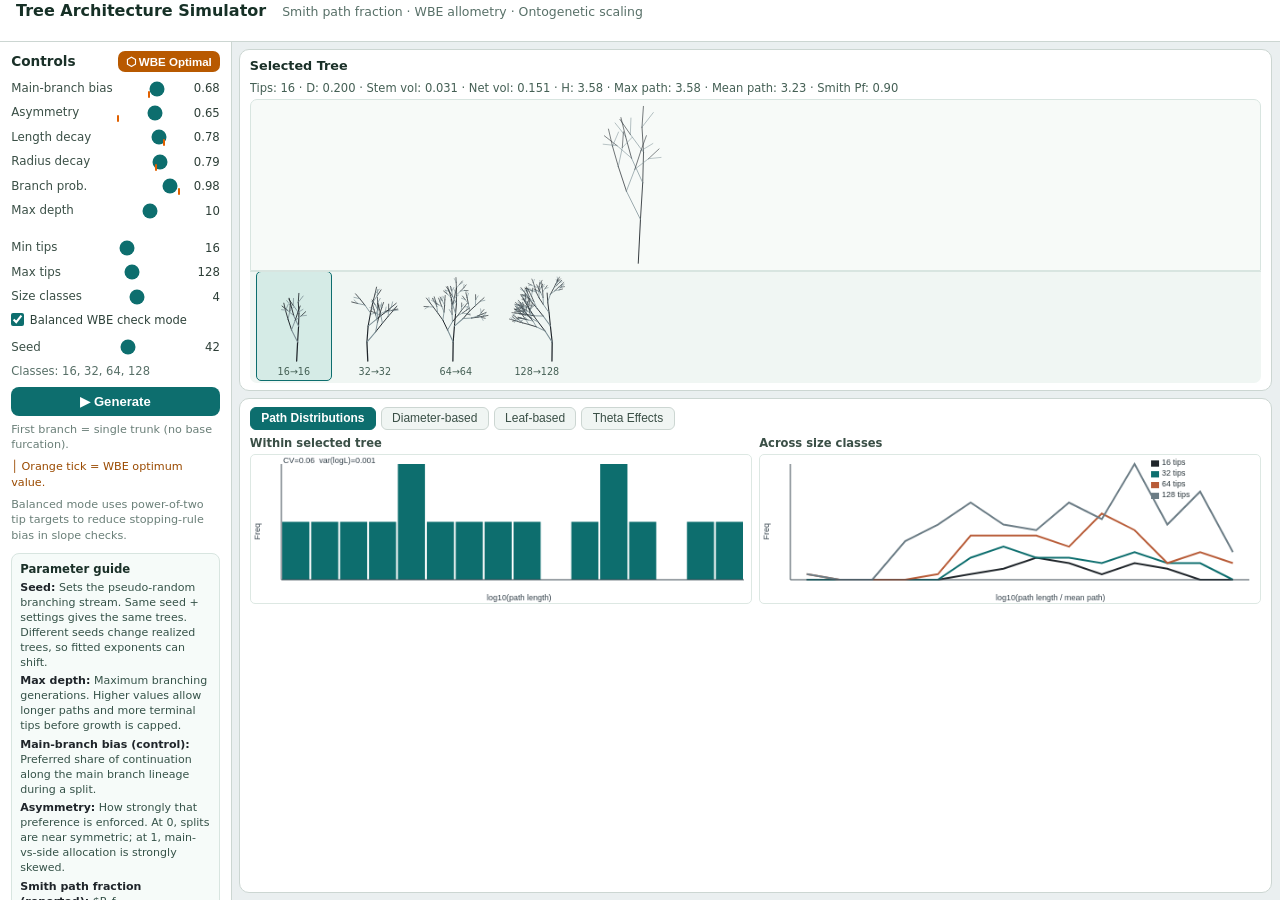
<file: js-tree-simulator/index.html>
<!doctype html>
<html lang="en">
<head>
  <meta charset="utf-8">
  <meta name="viewport" content="width=device-width, initial-scale=1">
  <title>Tree Architecture Simulator</title>
  <link rel="stylesheet" href="styles.css">
</head>
<body>
  <header class="hero">
    <h1>Tree Architecture Simulator</h1>
    <span class="hero-sub">Smith path fraction · WBE allometry · Ontogenetic scaling</span>
  </header>

  <div class="app-layout">

    <!-- ── Left sidebar: controls ── -->
    <aside class="controls" aria-label="Simulation controls">

      <div class="ctrl-header">
        <span class="ctrl-title">Controls</span>
        <button id="wbeSnapBtn" class="wbe-btn" type="button">⬡ WBE Optimal</button>
      </div>

      <!-- Branching geometry -->
      <div class="slider-group">

        <div class="slider-row">
          <label for="pathFraction">Main-branch bias</label>
          <div class="slider-wrap" data-wbe="0.5" data-min="0" data-max="1">
            <input id="pathFraction" type="range" min="0" max="1" step="0.01" value="0.68">
            <div class="wbe-tick" title="WBE optimum: 0.50 (symmetric allocation)"></div>
          </div>
          <output id="pathFractionValue">0.68</output>
        </div>

        <div class="slider-row">
          <label for="asymStrength">Asymmetry</label>
          <div class="slider-wrap" data-wbe="0" data-min="0" data-max="1">
            <input id="asymStrength" type="range" min="0" max="1" step="0.01" value="0.65">
            <div class="wbe-tick" title="WBE optimum: 0.00 (symmetric)"></div>
          </div>
          <output id="asymStrengthValue">0.65</output>
        </div>

        <div class="slider-row">
          <label for="lengthDecay">Length decay</label>
          <div class="slider-wrap" data-wbe="0.794" data-min="0.3" data-max="0.95">
            <input id="lengthDecay" type="range" min="0.3" max="0.95" step="0.01" value="0.78">
            <div class="wbe-tick" title="WBE optimum: 0.794 = 2⁻¹/³ (volume-filling)"></div>
          </div>
          <output id="lengthDecayValue">0.78</output>
        </div>

        <div class="slider-row">
          <label for="radiusDecay">Radius decay</label>
          <div class="slider-wrap" data-wbe="0.707" data-min="0.3" data-max="0.95">
            <input id="radiusDecay" type="range" min="0.3" max="0.95" step="0.01" value="0.79">
            <div class="wbe-tick" title="WBE optimum: 0.707 = 2⁻¹/² (area-preserving)"></div>
          </div>
          <output id="radiusDecayValue">0.79</output>
        </div>

        <div class="slider-row">
          <label for="branchProb">Branch prob.</label>
          <div class="slider-wrap" data-wbe="1.0" data-min="0.1" data-max="1">
            <input id="branchProb" type="range" min="0.1" max="1" step="0.01" value="0.98">
            <div class="wbe-tick" title="WBE optimum: 1.00 (always bifurcate)"></div>
          </div>
          <output id="branchProbValue">0.98</output>
        </div>

        <div class="slider-row">
          <label for="maxDepth">Max depth</label>
          <div class="slider-wrap">
            <input id="maxDepth" type="range" min="3" max="16" step="1" value="10">
          </div>
          <output id="maxDepthValue">10</output>
        </div>

      </div>

      <div class="divider"></div>

      <!-- Size class controls -->
      <div class="slider-group">

        <div class="slider-row">
          <label for="minTips">Min tips</label>
          <div class="slider-wrap">
            <input id="minTips" type="range" min="1" max="1000" step="1" value="16">
          </div>
          <output id="minTipsValue">16</output>
        </div>

        <div class="slider-row">
          <label for="maxTips">Max tips</label>
          <div class="slider-wrap">
            <input id="maxTips" type="range" min="1" max="1000" step="1" value="128">
          </div>
          <output id="maxTipsValue">128</output>
        </div>

        <div class="slider-row">
          <label for="classCount">Size classes</label>
          <div class="slider-wrap">
            <input id="classCount" type="range" min="2" max="10" step="1" value="4">
          </div>
          <output id="classCountValue">4</output>
        </div>

        <div class="check-row">
          <label for="balancedWbeMode">
            <input id="balancedWbeMode" type="checkbox" checked>
            Balanced WBE check mode
          </label>
        </div>

        <div class="slider-row">
          <label for="seed">Seed</label>
          <div class="slider-wrap">
            <input id="seed" type="range" min="1" max="999" step="1" value="42">
          </div>
          <output id="seedValue">42</output>
        </div>

      </div>

      <p class="size-preview" id="sizeClassPreview">Classes: 16, 32, 64, 128</p>

      <button id="generateBtn" class="gen-btn" type="button">▶ Generate</button>

      <p class="hint">First branch = single trunk (no base furcation).</p>
      <p class="hint wbe-hint">│ Orange tick = WBE optimum value.</p>
      <p class="hint">Balanced mode uses power-of-two tip targets to reduce stopping-rule bias in slope checks.</p>

      <section class="param-guide" aria-label="Parameter guide">
        <h3>Parameter guide</h3>
        <p><strong>Seed:</strong> Sets the pseudo-random branching stream. Same seed + settings gives the same trees. Different seeds change realized trees, so fitted exponents can shift.</p>
        <p><strong>Max depth:</strong> Maximum branching generations. Higher values allow longer paths and more terminal tips before growth is capped.</p>
        <p><strong>Main-branch bias (control):</strong> Preferred share of continuation along the main branch lineage during a split.</p>
        <p><strong>Asymmetry:</strong> How strongly that preference is enforced. At 0, splits are near symmetric; at 1, main-vs-side allocation is strongly skewed.</p>
        <p><strong>Smith path fraction (reported):</strong> $P_f = \bar{L_l}/L_l^*$, where $L_l^*$ is max root-to-tip path length. In ideal WBE-symmetric trees this approaches 1.0.</p>
      </section>

    </aside>

    <!-- ── Right: main area ── -->
    <div class="main-col">

      <!-- Tree panel with base-aligned size strip -->
      <div class="top-row">

        <section class="panel tree-panel" aria-labelledby="tree-title">
          <h2 id="tree-title">Selected Tree</h2>
          <div class="tree-meta" id="treeMeta"></div>
          <svg id="treeSvg" viewBox="0 0 900 480" role="img" aria-label="Simulated branching tree"></svg>
          <div id="treeStrip" class="tree-strip" role="group" aria-label="Size class comparison"></div>
        </section>

      </div>

      <!-- Bottom: tabbed panel -->
      <section class="panel bottom-panel" aria-label="Diagnostics">

        <div class="tab-bar">
          <button class="tab-btn active" data-tab="paths"    type="button">Path Distributions</button>
          <button class="tab-btn"        data-tab="diameter" type="button">Diameter-based</button>
          <button class="tab-btn"        data-tab="leaf" type="button">Leaf-based</button>
          <button class="tab-btn"        data-tab="tradeoff" type="button">Theta Effects</button>
        </div>

        <!-- Tab: path distributions -->
        <div class="tab-content" id="tab-paths">
          <div class="charts-grid">
            <div class="chart-box">
              <h3>Within selected tree</h3>
              <canvas id="withinHist" width="560" height="165"></canvas>
            </div>
            <div class="chart-box">
              <h3>Across size classes</h3>
              <canvas id="acrossHist" width="560" height="165"></canvas>
            </div>
          </div>
        </div>

        <!-- Tab: diameter-based allometries -->
        <div class="tab-content hidden" id="tab-diameter">
          <div class="allometry-grid">
            <div class="chart-box"><canvas id="alloStemVol"     width="400" height="165"></canvas></div>
            <div class="chart-box"><canvas id="alloHeight"      width="400" height="165"></canvas></div>
            <div class="chart-box"><canvas id="alloMaxPath"     width="400" height="165"></canvas></div>
            <div class="chart-box"><canvas id="alloMeanPath"    width="400" height="165"></canvas></div>
            <div class="chart-box"><canvas id="alloSumPath"     width="400" height="165"></canvas></div>
            <div class="chart-box"><canvas id="alloTotalLen"    width="400" height="165"></canvas></div>
            <div class="chart-box"><canvas id="alloPF"          width="400" height="165"></canvas></div>
            <div class="chart-box"><canvas id="alloSizeMeanPath" width="400" height="165"></canvas></div>
            <div class="chart-box"><canvas id="alloSizeSumPath"  width="400" height="165"></canvas></div>
            <div class="chart-box"><canvas id="alloSizeVarPath"  width="400" height="165"></canvas></div>
            <div class="chart-box"><canvas id="alloSizeMaxPath"  width="400" height="165"></canvas></div>
          </div>
          <section class="equation-panel" aria-label="Diameter allometry equations">
            <h3>Estimated Equations</h3>
            <div id="eqDiameter" class="equation-list"></div>
            <details class="equation-help">
              <summary>How to read these outputs</summary>
              <p><strong>Fit:</strong> The red fitted slope from the plotted points for the currently simulated finite trees. It is an empirical regression result, not a theory value.</p>
              <p><strong>Asymptote:</strong> The estimated large-tree limit exponent b∞ from finite-size convergence. The simulator fits <em>b_eff(S) = b∞ + c/S</em> across tree-size classes and reports b∞ in this line.</p>
              <p><strong>Theory:</strong> A closed-form baseline exponent computed from the current geometry controls (length decay η and radius decay γ). It is WBE-style theory using your selected parameters, not a fixed "optimal WBE" constant unless your sliders are at WBE-optimal settings.</p>
              <p><strong>Finite-size:</strong> The fitted convergence model for observed effective slopes across size classes. <em>S</em> is tree size (tips, using class target tips), and <em>c</em> is the leading finite-size correction strength.</p>
              <p><strong>Is finite-size fit shown in scatter points?</strong> Not as a separate curve on the main scatter panel. Points are tree metrics; the finite-size relation is fit on slope-vs-size summaries and reported in the equation card.</p>
              <p><strong>Δfit:</strong> (finite-tree fit slope) − (theory slope).</p>
              <p><strong>Δasym:</strong> (asymptotic slope b∞) − (theory slope).</p>
            </details>
          </section>
        </div>

        <!-- Tab: leaf-based allometries -->
        <div class="tab-content hidden" id="tab-leaf">
          <div class="allometry-grid">
            <div class="chart-box"><canvas id="alloStemVol2"    width="400" height="165"></canvas></div>
            <div class="chart-box"><canvas id="alloHeight2"     width="400" height="165"></canvas></div>
            <div class="chart-box"><canvas id="alloMaxPath2"    width="400" height="165"></canvas></div>
            <div class="chart-box"><canvas id="alloMeanPath2"   width="400" height="165"></canvas></div>
            <div class="chart-box"><canvas id="alloTotalLen2"   width="400" height="165"></canvas></div>
            <div class="chart-box"><canvas id="alloPF2"         width="400" height="165"></canvas></div>
          </div>
          <section class="equation-panel" aria-label="Leaf allometry equations">
            <h3>Estimated Equations</h3>
            <div id="eqLeaf" class="equation-list"></div>
            <details class="equation-help">
              <summary>How to read these outputs</summary>
              <p><strong>Fit:</strong> The red fitted slope from the plotted points for the currently simulated finite trees. It is an empirical regression result, not a theory value.</p>
              <p><strong>Asymptote:</strong> The estimated large-tree limit exponent b∞ from finite-size convergence. The simulator fits <em>b_eff(S) = b∞ + c/S</em> across tree-size classes and reports b∞ in this line.</p>
              <p><strong>Theory:</strong> A closed-form baseline exponent computed from the current geometry controls (length decay η and radius decay γ). It is WBE-style theory using your selected parameters, not a fixed "optimal WBE" constant unless your sliders are at WBE-optimal settings.</p>
              <p><strong>Finite-size:</strong> The fitted convergence model for observed effective slopes across size classes. <em>S</em> is tree size (tips, using class target tips), and <em>c</em> is the leading finite-size correction strength.</p>
              <p><strong>Is finite-size fit shown in scatter points?</strong> Not as a separate curve on the main scatter panel. Points are tree metrics; the finite-size relation is fit on slope-vs-size summaries and reported in the equation card.</p>
              <p><strong>Δfit:</strong> (finite-tree fit slope) − (theory slope).</p>
              <p><strong>Δasym:</strong> (asymptotic slope b∞) − (theory slope).</p>
            </details>
          </section>
        </div>

        <!-- Tab: theta-centered scaling diagnostics -->
        <div class="tab-content hidden" id="tab-tradeoff">
          <div class="check-row" style="margin-bottom:0.35rem;">
            <label for="tradeoffPathMetric">
              Path-length scaling metric:
              <select id="tradeoffPathMetric" style="margin-left:0.35rem; font-size:0.72rem;">
                <option value="meanPath" selected>Mean path length</option>
                <option value="maxPath">Max path length</option>
              </select>
            </label>
          </div>
          <div class="tradeoff-grid">
            <div class="chart-box">
              <h3>Theta vs path-length scaling</h3>
              <canvas id="tradeoffSurface" width="560" height="190"></canvas>
            </div>
            <div class="chart-box">
              <h3>Theta vs leaf scaling</h3>
              <canvas id="tradeoffFrontier" width="560" height="190"></canvas>
            </div>
          </div>
          <section class="equation-panel" aria-label="Theta scaling diagnostics">
            <h3>Theta Response Summary</h3>
            <div id="eqTradeoff" class="equation-list"></div>
          </section>
        </div>

      </section>

    </div><!-- /main-col -->
  </div><!-- /app-layout -->

  <script src="script.js"></script>
</body>
</html>
</file>
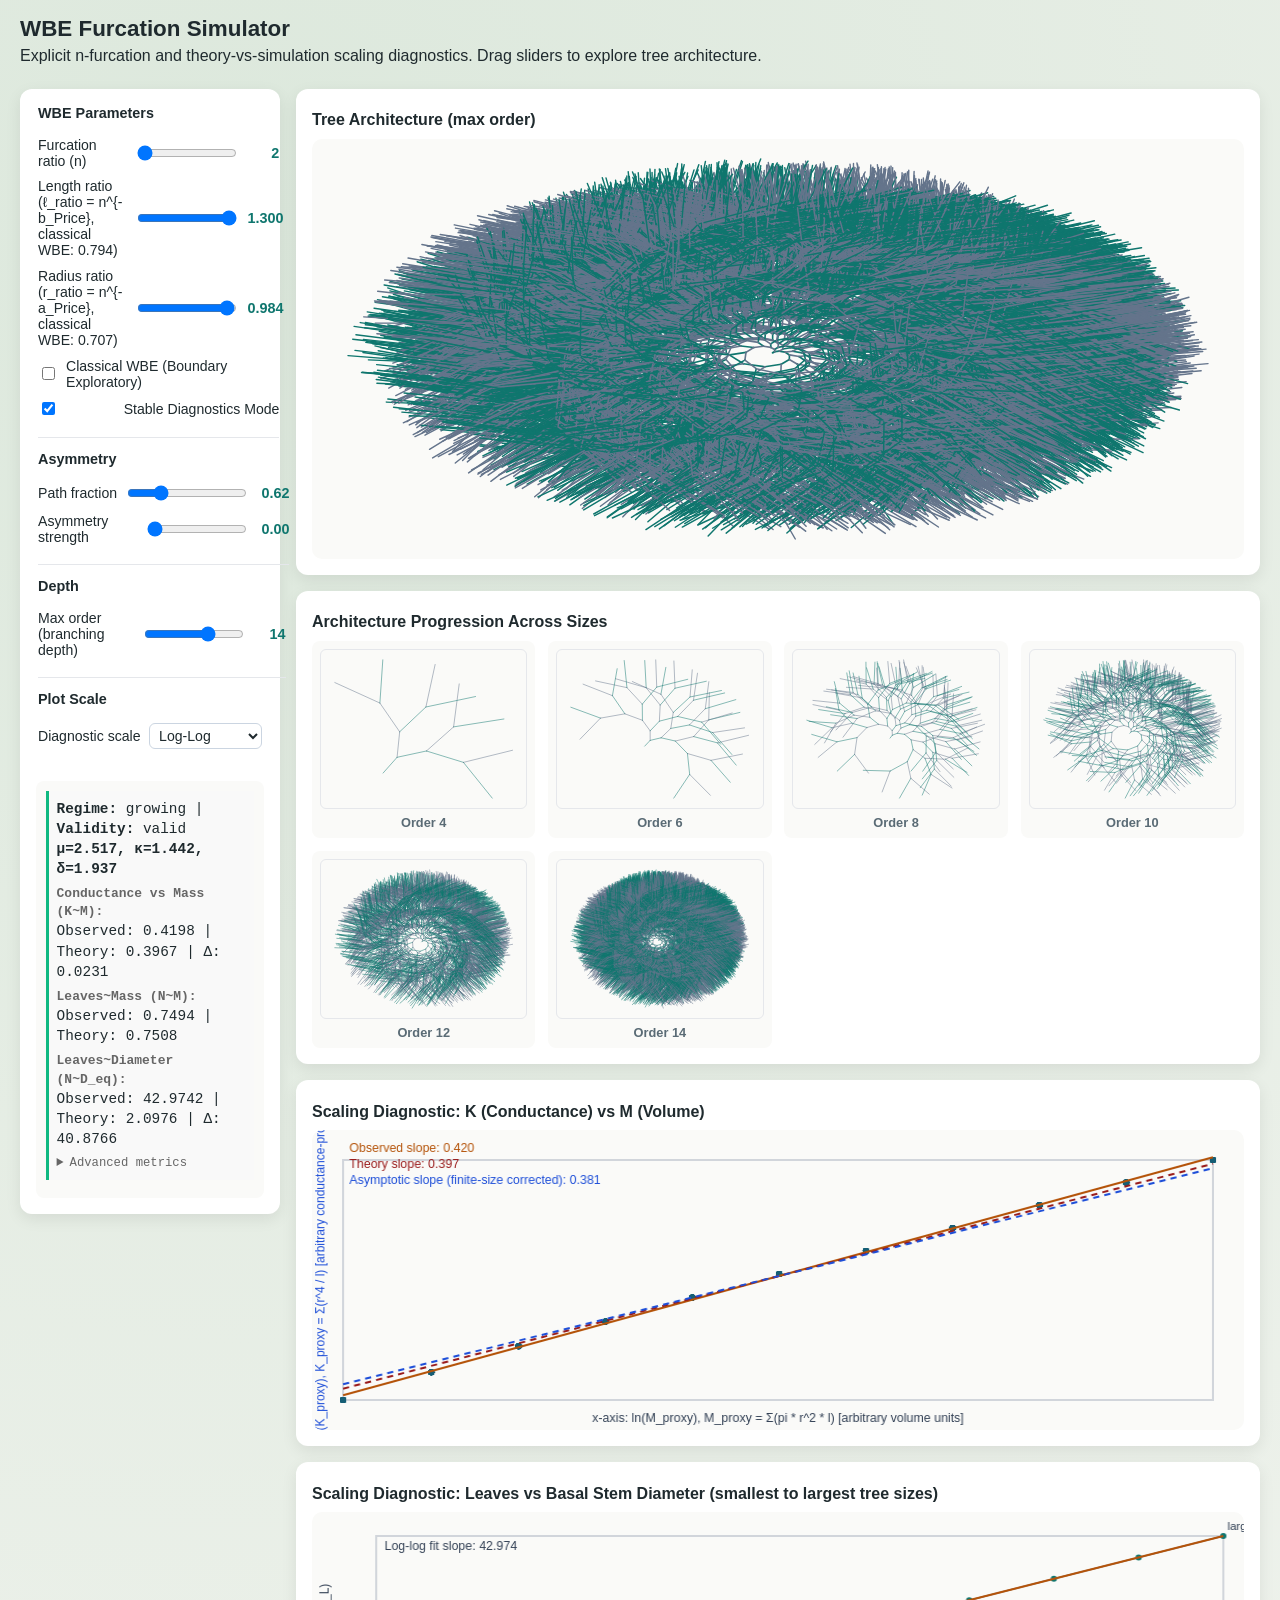
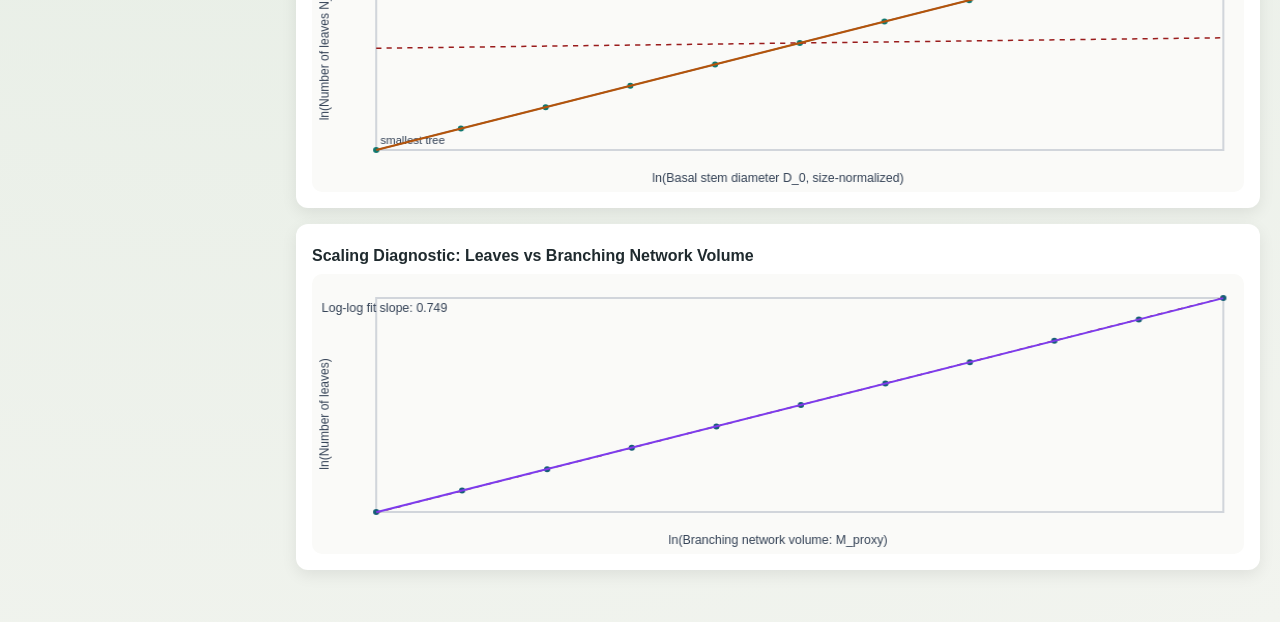
<file: wbeBranchingPlatform/wbe-branching-simulator/index.html>
<!doctype html>
<html lang="en">
<head>
  <meta charset="utf-8">
  <meta name="viewport" content="width=device-width, initial-scale=1">
  <title>WBE Furcation Simulator</title>
  <link rel="stylesheet" href="styles.css">
</head>
<body>
  <header>
    <h1>WBE Furcation Simulator</h1>
    <p>Explicit n-furcation and theory-vs-simulation scaling diagnostics. Drag sliders to explore tree architecture.</p>
  </header>

  <main class="layout">
    <aside class="controls">
      <fieldset>
        <legend>WBE Parameters</legend>
        <label>Furcation ratio (n)
          <input id="furcation" type="range" min="2" max="6" step="1" value="2">
          <output for="furcation">2</output>
        </label>

        <label>Length ratio (ℓ_ratio = n^{-b_Price}, classical WBE: 0.794)
          <input id="aRatio" type="range" min="0.5" max="1.3" step="0.001" value="0.900">
          <output for="aRatio">0.900</output>
        </label>

        <label>Radius ratio (r_ratio = n^{-a_Price}, classical WBE: 0.707)
          <input id="bRatio" type="range" min="0.45" max="1.0" step="0.001" value="0.800">
          <output for="bRatio">0.800</output>
        </label>

        <label style="display: flex; gap: 0.5rem; align-items: center; margin-top: 0.5rem;">
          <input id="classicalWBEMode" type="checkbox">
          <span>Classical WBE (Boundary Exploratory)</span>
        </label>

        <label style="display: flex; gap: 0.5rem; align-items: center; margin-top: 0.5rem;">
          <input id="stableDiagnosticsMode" type="checkbox" checked>
          <span>Stable Diagnostics Mode</span>
        </label>
      </fieldset>

      <fieldset>
        <legend>Asymmetry</legend>
        <label>Path fraction
          <input id="pathFraction" type="range" min="0.51" max="0.95" step="0.01" value="0.62">
          <output for="pathFraction">0.62</output>
        </label>

        <label>Asymmetry strength
          <input id="asymStrength" type="range" min="0" max="1" step="0.01" value="0.4">
          <output for="asymStrength">0.40</output>
        </label>
      </fieldset>

      <fieldset>
        <legend>Depth</legend>
        <label>Max order (branching depth)
          <input id="maxOrder" type="range" min="6" max="18" step="1" value="14">
          <output for="maxOrder">14</output>
        </label>
      </fieldset>

      <fieldset>
        <legend>Plot Scale</legend>
        <label for="scaleMode">Diagnostic scale
          <select id="scaleMode">
            <option value="log" selected>Log-Log</option>
            <option value="raw">Raw</option>
          </select>
        </label>
      </fieldset>

      <div id="diagText" class="diag"></div>
    </aside>

    <section class="viz-column">
      <section class="viz-panel">
        <h2>Tree Architecture (max order)</h2>
        <svg id="treeSvg" viewBox="0 0 900 420" aria-label="Tree visualization at max order"></svg>
      </section>

      <section class="viz-panel">
        <h2>Architecture Progression Across Sizes</h2>
        <div id="treeComparison" class="tree-grid"></div>
      </section>

      <section class="viz-panel">
        <h2>Scaling Diagnostic: K (Conductance) vs M (Volume)</h2>
        <canvas id="scalingCanvas" width="900" height="300" aria-label="Scaling diagnostic"></canvas>
      </section>

      <section class="viz-panel">
        <h2>Scaling Diagnostic: Leaves vs Basal Stem Diameter (smallest to largest tree sizes)</h2>
        <canvas id="leavesDiameterCanvas" width="900" height="280" aria-label="Leaves versus basal stem diameter across tree sizes"></canvas>
      </section>

      <section class="viz-panel">
        <h2>Scaling Diagnostic: Leaves vs Branching Network Volume</h2>
        <canvas id="leavesVolumeCanvas" width="900" height="280" aria-label="Leaves versus branching network volume"></canvas>
      </section>
    </section>
  </main>

  <script src="script.js"></script>
</body>
</html>
</file>
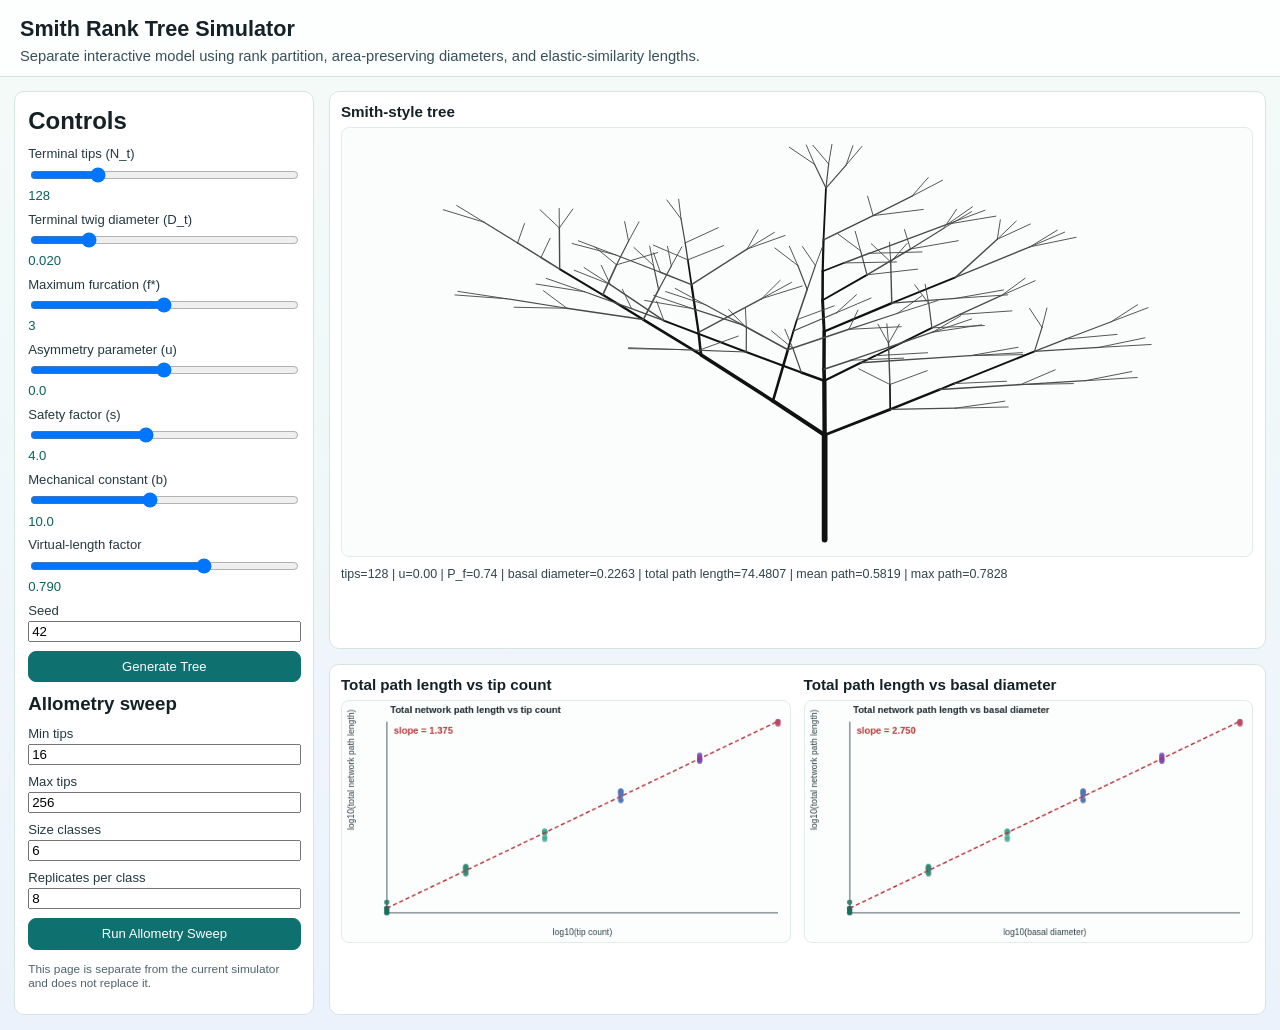
<file: js-tree-simulator/smith-model.html>
<!doctype html>
<html lang="en">
<head>
  <meta charset="utf-8">
  <meta name="viewport" content="width=device-width, initial-scale=1">
  <title>Smith Rank Tree Simulator</title>
  <link rel="stylesheet" href="smith-model.css">
</head>
<body>
  <header class="hero">
    <h1>Smith Rank Tree Simulator</h1>
    <p>Separate interactive model using rank partition, area-preserving diameters, and elastic-similarity lengths.</p>
  </header>

  <main class="layout">
    <aside class="controls">
      <h2>Controls</h2>
      <label>Terminal tips (N_t)
        <input id="nTips" type="range" min="8" max="512" step="1" value="128">
        <output id="nTipsOut">128</output>
      </label>
      <label>Terminal twig diameter (D_t)
        <input id="dTwig" type="range" min="0.005" max="0.08" step="0.001" value="0.02">
        <output id="dTwigOut">0.020</output>
      </label>
      <label>Maximum furcation (f*)
        <input id="fMax" type="range" min="2" max="4" step="1" value="3">
        <output id="fMaxOut">3</output>
      </label>
      <label>Asymmetry parameter (u)
        <input id="uParam" type="range" min="-5" max="5" step="0.1" value="0">
        <output id="uParamOut">0.0</output>
      </label>
      <label>Safety factor (s)
        <input id="safety" type="range" min="1" max="8" step="0.1" value="4">
        <output id="safetyOut">4.0</output>
      </label>
      <label>Mechanical constant (b)
        <input id="bConst" type="range" min="2" max="20" step="0.1" value="10">
        <output id="bConstOut">10.0</output>
      </label>
      <label>Virtual-length factor
        <input id="l0Factor" type="range" min="0" max="1.2" step="0.01" value="0.794">
        <output id="l0FactorOut">0.794</output>
      </label>
      <label>Seed
        <input id="seed" type="number" min="1" max="999999" step="1" value="42">
      </label>
      <button id="runSingle" type="button">Generate Tree</button>

      <h3>Allometry sweep</h3>
      <label>Min tips
        <input id="minTips" type="number" min="8" max="1024" step="1" value="16">
      </label>
      <label>Max tips
        <input id="maxTips" type="number" min="8" max="1024" step="1" value="256">
      </label>
      <label>Size classes
        <input id="nClasses" type="number" min="3" max="10" step="1" value="6">
      </label>
      <label>Replicates per class
        <input id="nRep" type="number" min="2" max="40" step="1" value="8">
      </label>
      <button id="runSweep" type="button">Run Allometry Sweep</button>

      <p class="note">This page is separate from the current simulator and does not replace it.</p>
    </aside>

    <section class="panels">
      <div class="panel">
        <h2>Smith-style tree</h2>
        <svg id="treeSvg" viewBox="0 0 900 520" role="img" aria-label="Smith rank tree"></svg>
        <div id="treeMeta" class="meta"></div>
      </div>

      <div class="panel two-col">
        <div>
          <h3>Total path length vs tip count</h3>
          <canvas id="plotTips" width="520" height="280"></canvas>
        </div>
        <div>
          <h3>Total path length vs basal diameter</h3>
          <canvas id="plotBasal" width="520" height="280"></canvas>
        </div>
      </div>
    </section>
  </main>

  <script src="smith-model.js"></script>
</body>
</html>
</file>
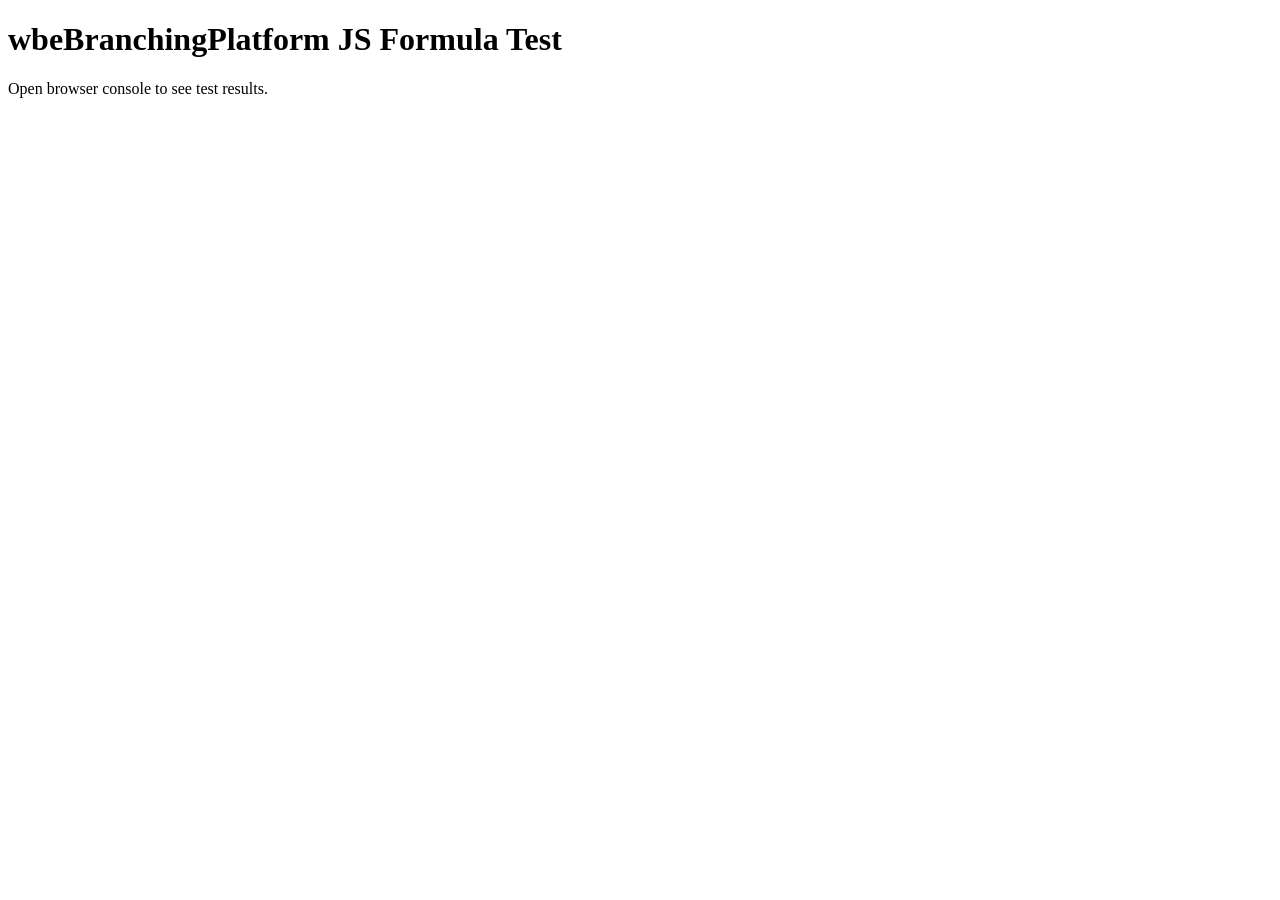
<file: wbeBranchingPlatform/test_js_exponents.html>
<!DOCTYPE html>
<html>
<head>
    <title>wbeBranchingPlatform JS Formula Test</title>
</head>
<body>
    <h1>wbeBranchingPlatform JS Formula Test</h1>
    <p>Open browser console to see test results.</p>
    <script>
        // Copy the JS functions from script.js
        function theoreticalKvsMExponent(n, a, b) {
          const mu = n * a * b * b;
          const kappa = n * Math.pow(b, 4) / a;

          if (!(mu > 0) || !(kappa > 0) || Math.abs(Math.log(mu)) < 1e-12) return NaN;
          if (mu > 1 && kappa > 1) return Math.log(kappa) / Math.log(mu);
          if (mu > 1 && kappa <= 1) return 0;
          return NaN;
        }

        function theoreticalLeavesExponents(n, a, b) {
          const mu = n * a * b * b;
          const delta = n * b * b;
          const betaNvsM = (mu > 1 && Math.abs(Math.log(mu)) > 1e-12) ? (Math.log(n) / Math.log(mu)) : NaN;
          const betaNvsDeq = (delta > 0 && Math.abs(Math.log(delta)) > 1e-12) ? (2 * Math.log(n) / Math.log(delta)) : NaN;
          return { betaNvsM, betaNvsDeq };
        }

        console.log("===== TEST SET 1: Classical WBE =====");
        console.log("Parameters: n=2, a=0.794, b=0.707\n");

        let n1 = 2, a1 = 0.794, b1 = 0.707;
        let mu1 = n1 * a1 * (b1**2);
        let kappa1 = n1 * (b1**4) / a1;
        let beta_km_1 = theoreticalKvsMExponent(n1, a1, b1);
        let leaves1 = theoreticalLeavesExponents(n1, a1, b1);

        console.log("Calculated μ:", mu1);
        console.log("Calculated κ:", kappa1);
        console.log("Regime:", mu1 > 1 && kappa1 > 1 ? "Growing" : (mu1 > 1 && kappa1 <= 1 ? "K-saturation" : "M-saturation"));
        console.log("β(K~M):", beta_km_1);
        console.log("β(N~M):", leaves1.betaNvsM);
        console.log("β(N~D_eq):", leaves1.betaNvsDeq);

        console.log("\n===== TEST SET 2: WBE Target Mode =====");
        console.log("Parameters: n=2, a=1.30, b=0.984\n");

        let n2 = 2, a2 = 1.30, b2 = 0.984;
        let mu2 = n2 * a2 * (b2**2);
        let kappa2 = n2 * (b2**4) / a2;
        let beta_km_2 = theoreticalKvsMExponent(n2, a2, b2);
        let leaves2 = theoreticalLeavesExponents(n2, a2, b2);

        console.log("Calculated μ:", mu2);
        console.log("Calculated κ:", kappa2);
        console.log("Regime:", mu2 > 1 && kappa2 > 1 ? "Growing" : (mu2 > 1 && kappa2 <= 1 ? "K-saturation" : "M-saturation"));
        console.log("β(K~M):", beta_km_2);
        console.log("Expected β(K~M):", Math.log(kappa2) / Math.log(mu2));
        console.log("β(N~M):", leaves2.betaNvsM);
        console.log("Expected β(N~M) = ln(2) / ln(μ):", Math.log(2) / Math.log(mu2));
        console.log("β(N~D_eq):", leaves2.betaNvsDeq);
        console.log("Expected β(N~D_eq) = 2*ln(2) / ln(2*b²):", 2 * Math.log(2) / Math.log(2 * b2**2));

        console.log("\n===== TEST SET 3: High-Branching =====");
        console.log("Parameters: n=3, a=0.80, b=0.75\n");

        let n3 = 3, a3 = 0.80, b3 = 0.75;
        let mu3 = n3 * a3 * (b3**2);
        let kappa3 = n3 * (b3**4) / a3;
        let beta_km_3 = theoreticalKvsMExponent(n3, a3, b3);
        let leaves3 = theoreticalLeavesExponents(n3, a3, b3);

        console.log("Calculated μ:", mu3);
        console.log("Calculated κ:", kappa3);
        console.log("Regime:", mu3 > 1 && kappa3 > 1 ? "Growing" : (mu3 > 1 && kappa3 <= 1 ? "K-saturation" : "M-saturation"));
        console.log("β(K~M):", beta_km_3);
        console.log("β(N~M):", leaves3.betaNvsM);
        console.log("β(N~D_eq):", leaves3.betaNvsDeq);
    </script>
</body>
</html>
</file>
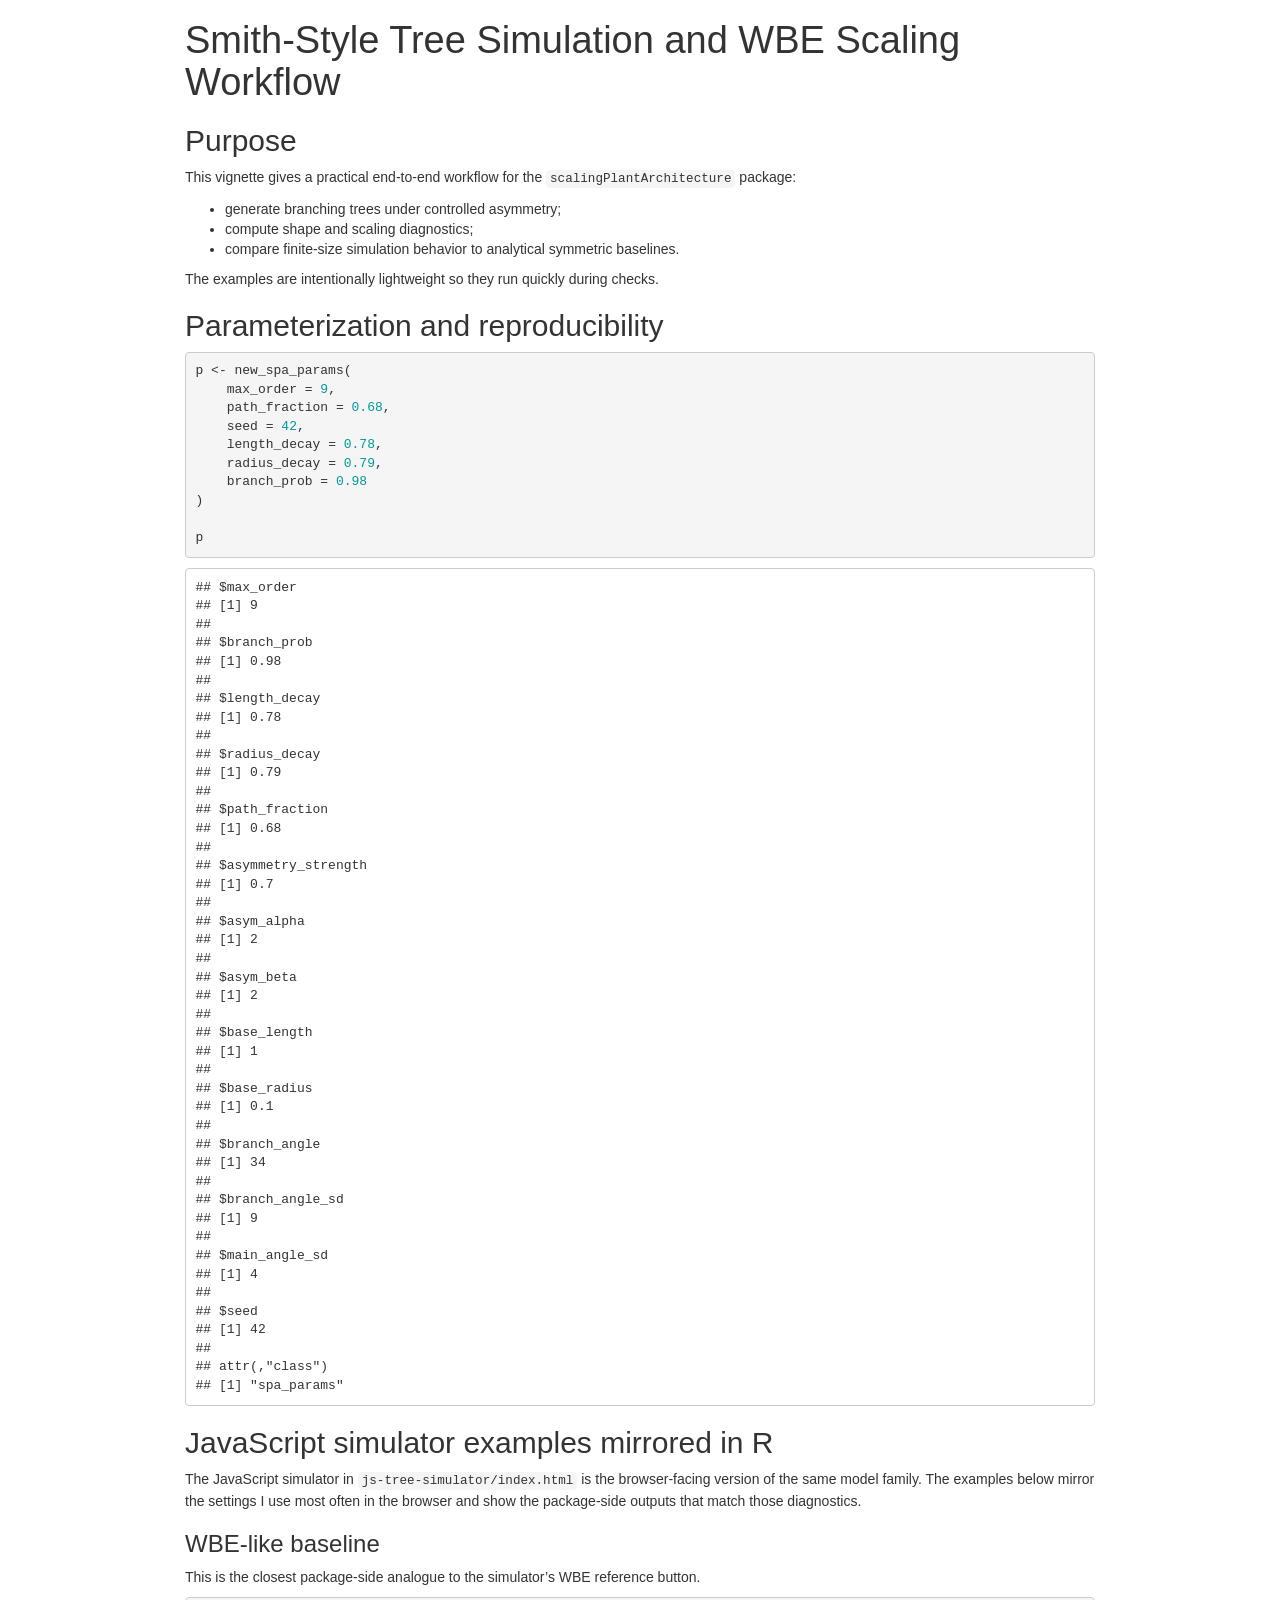
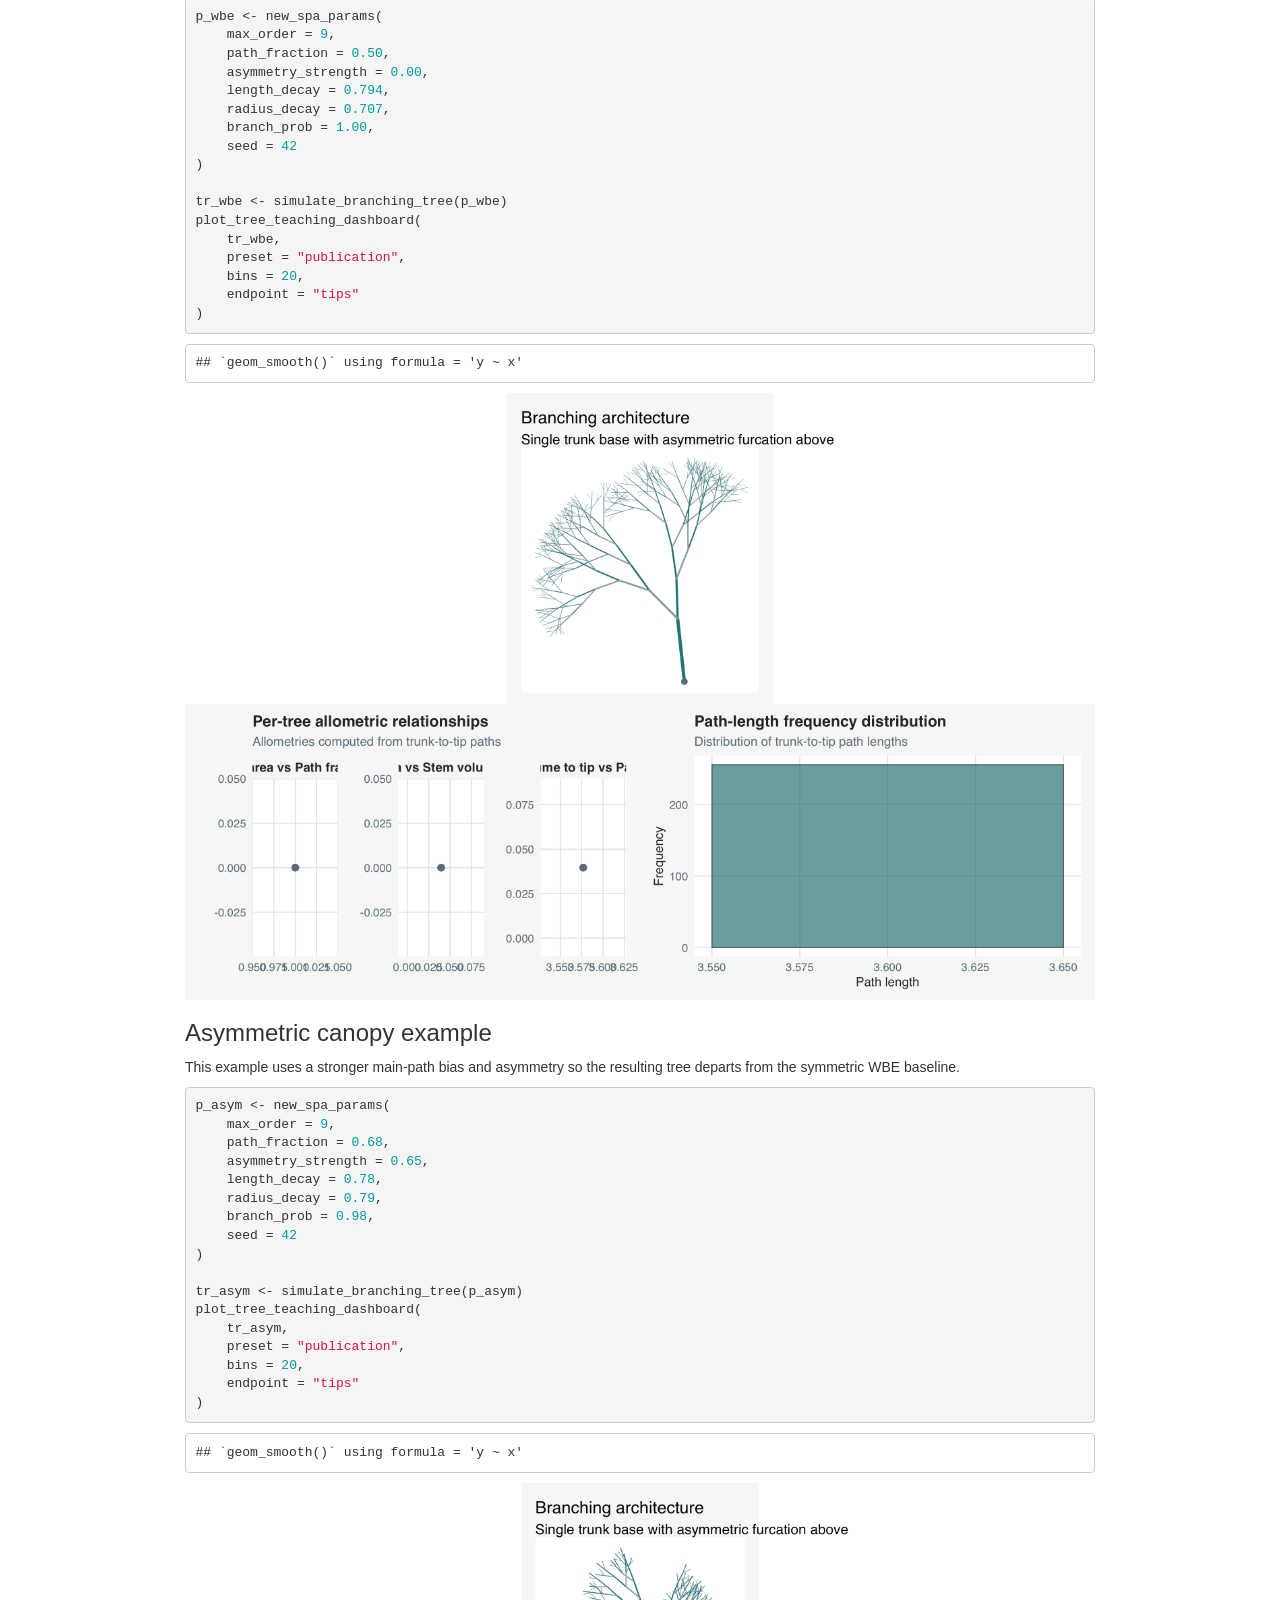
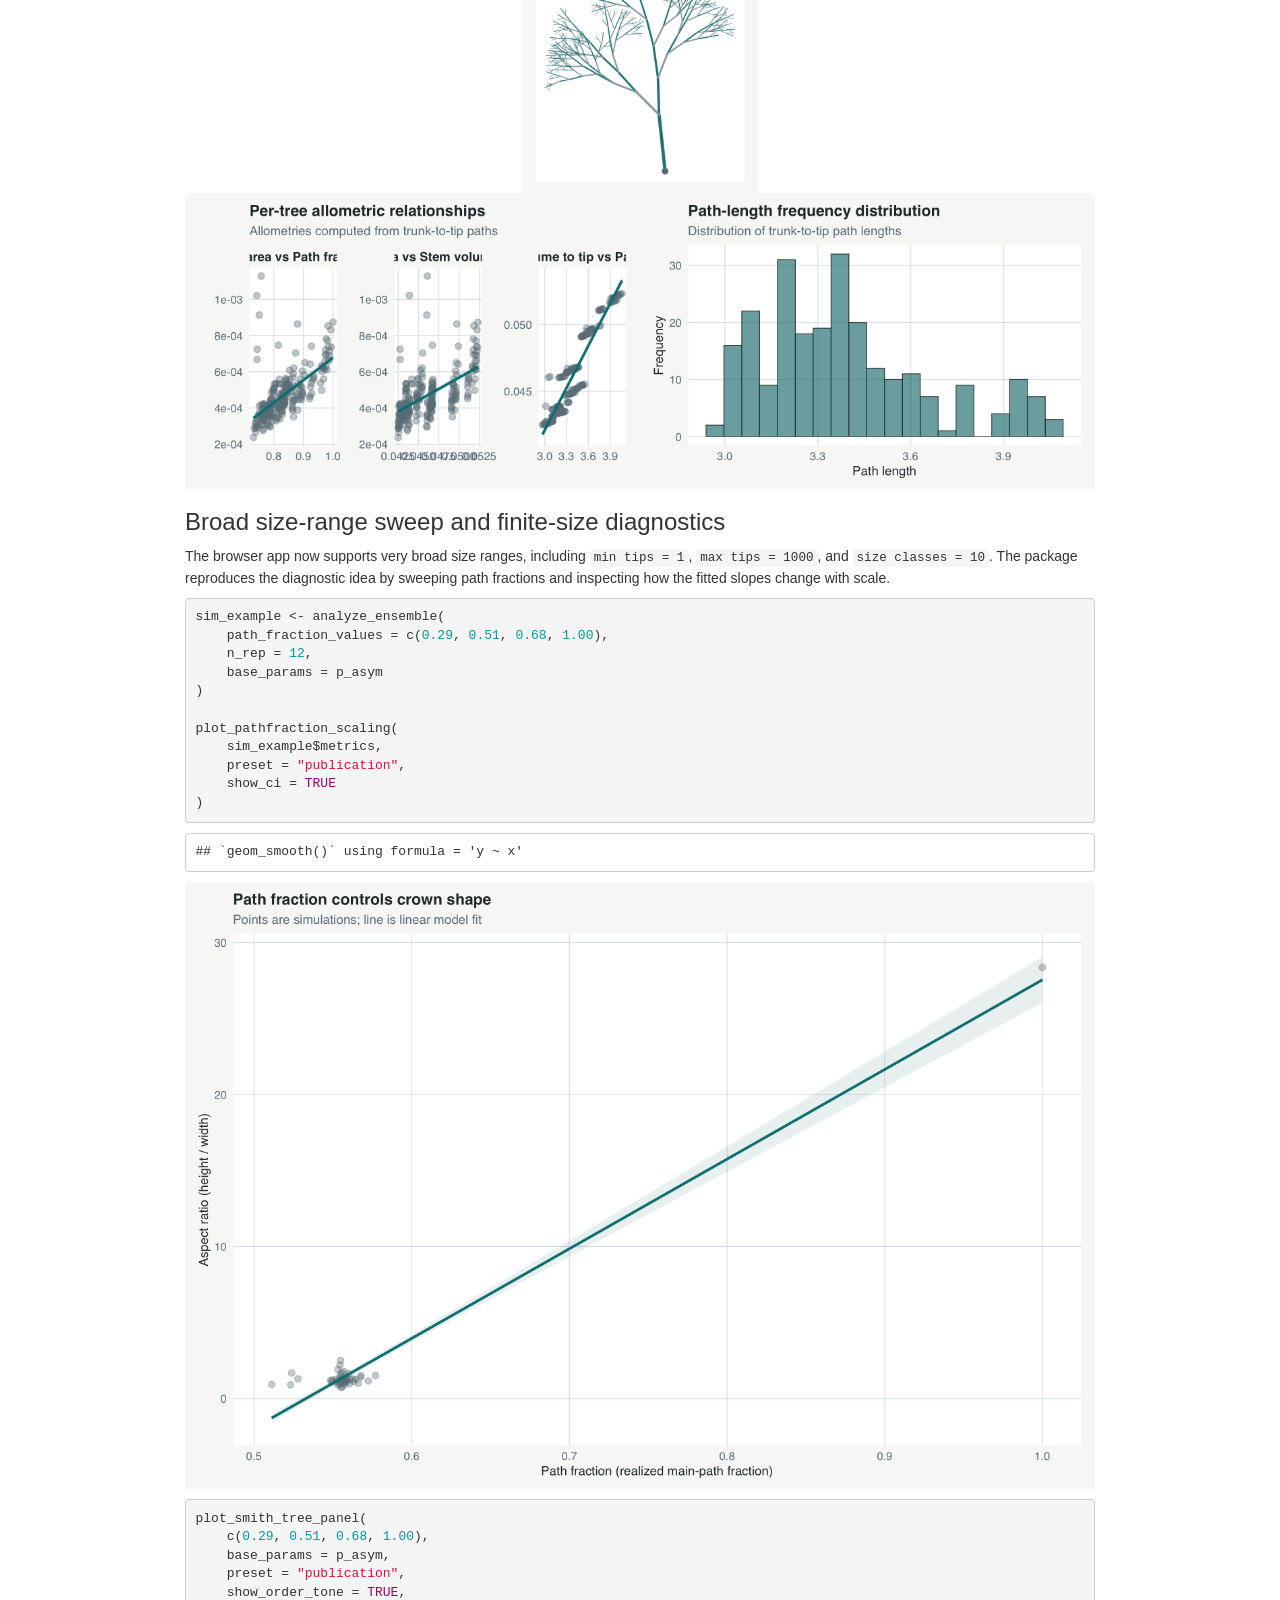
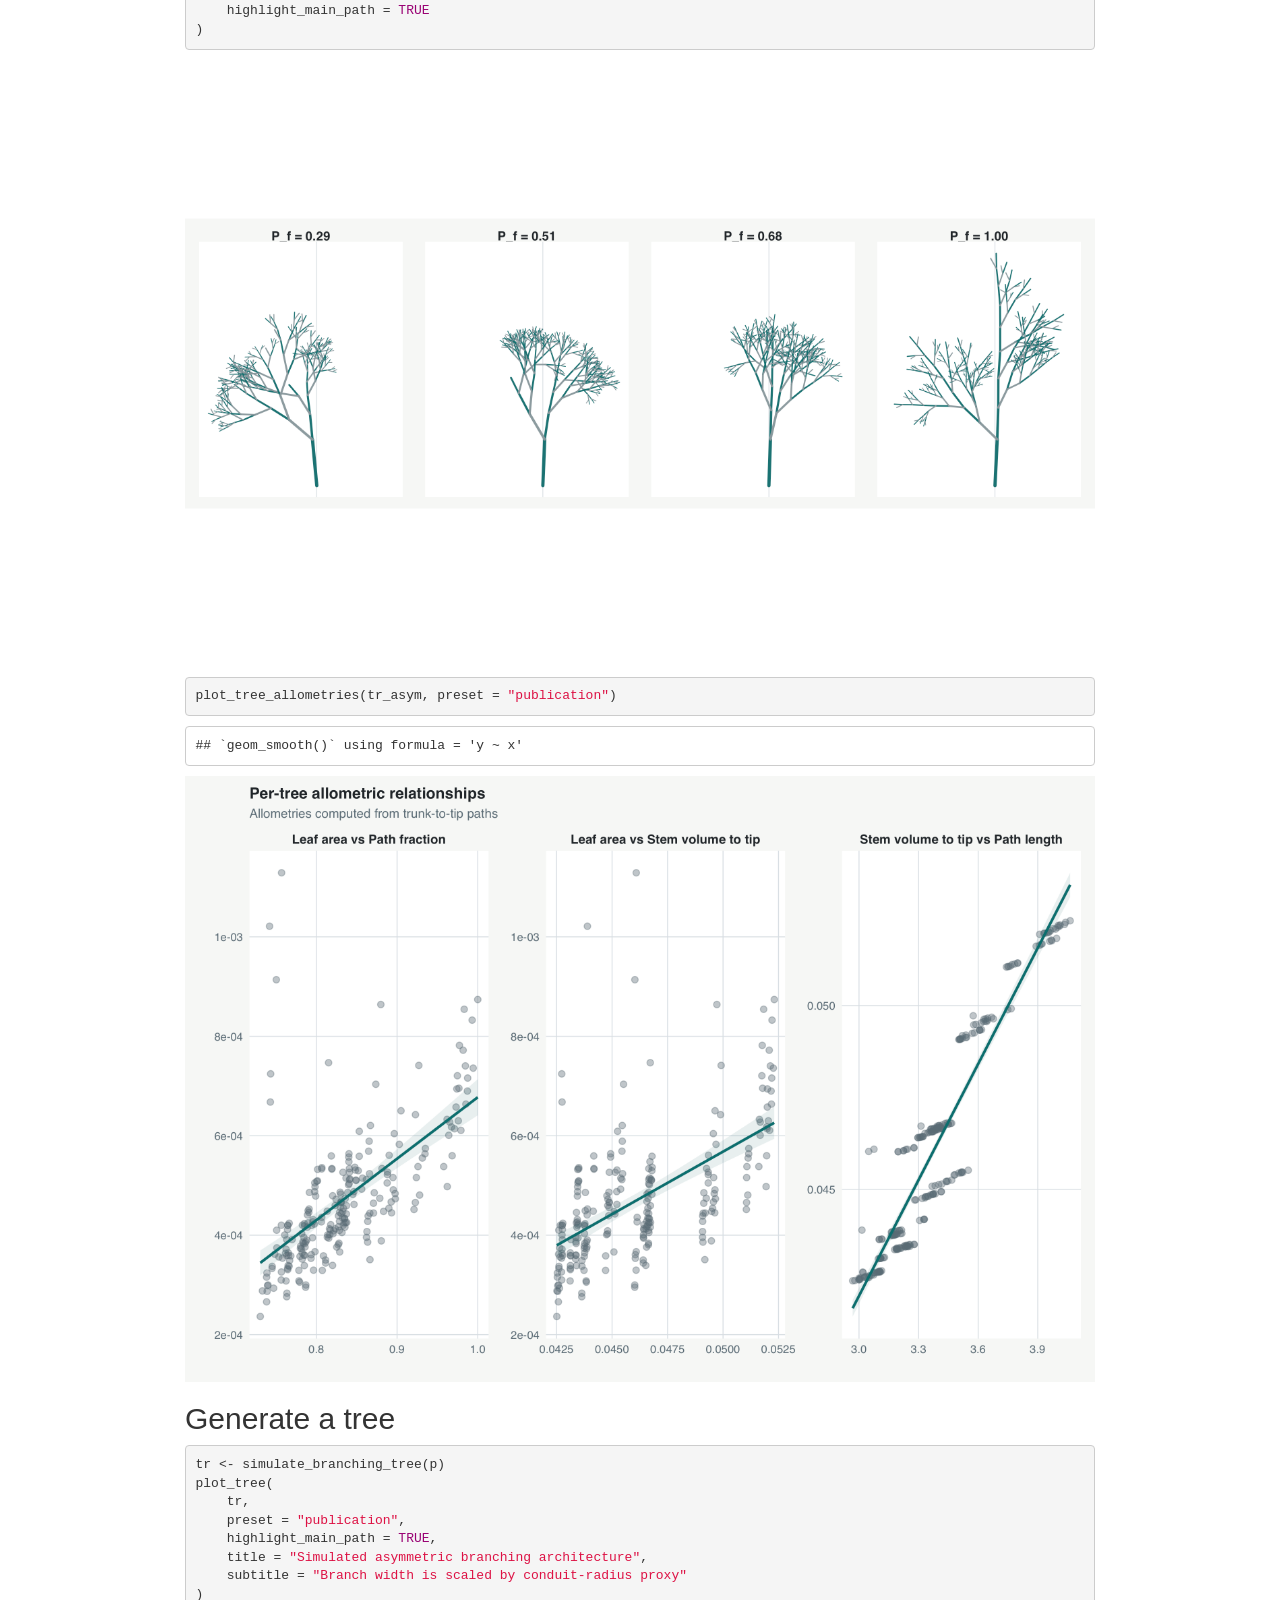
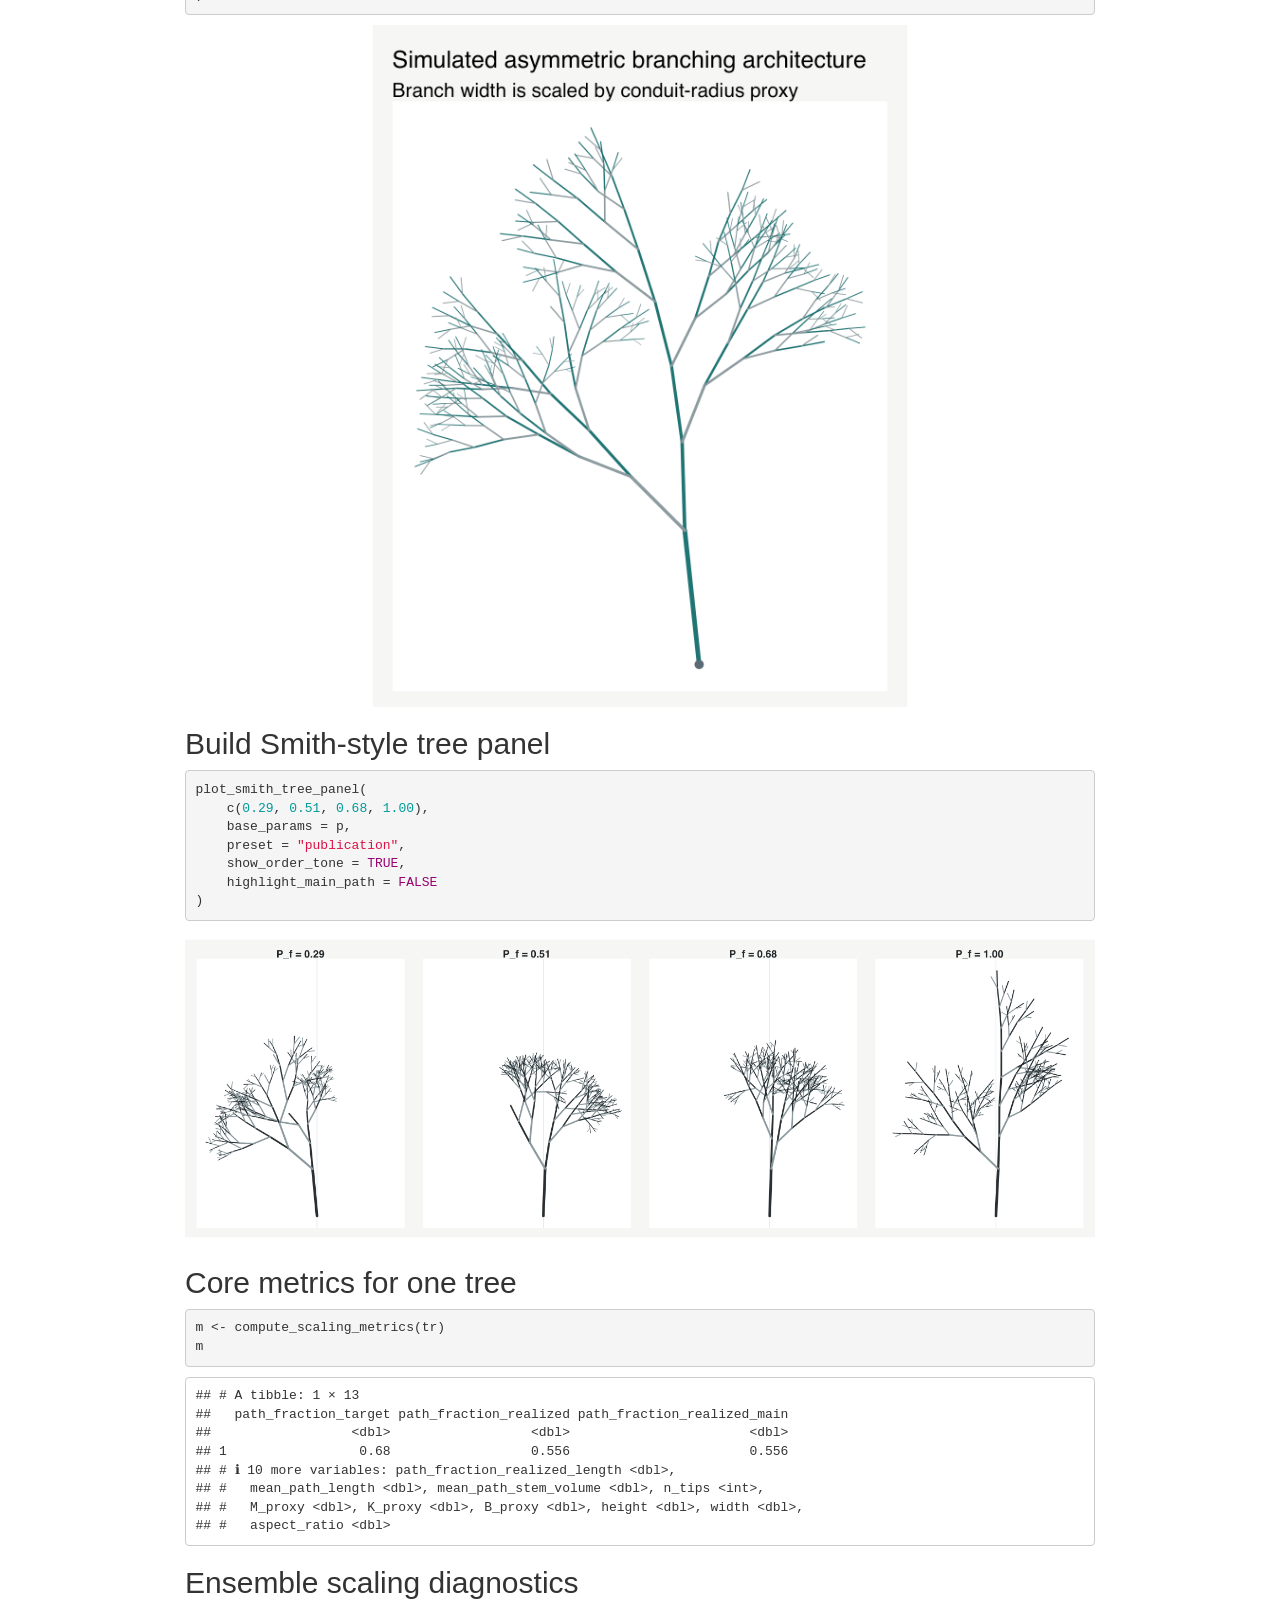
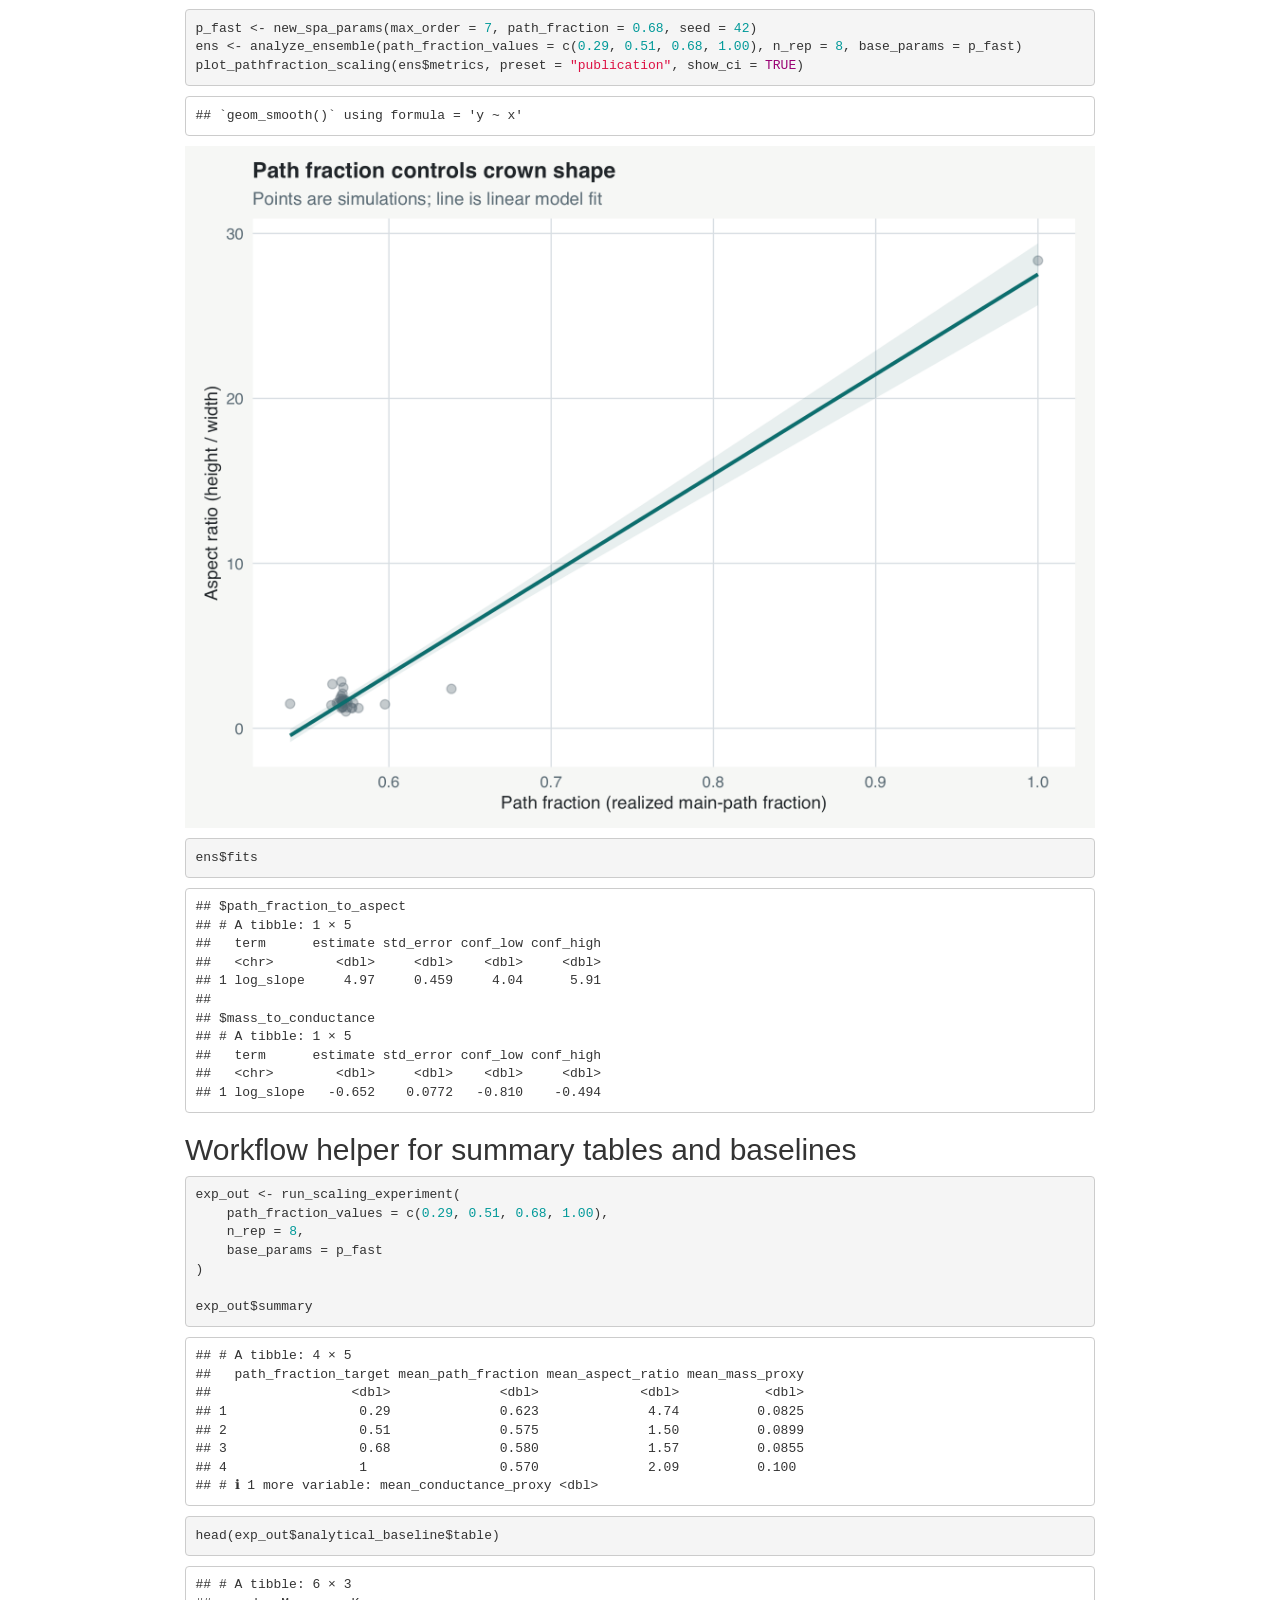
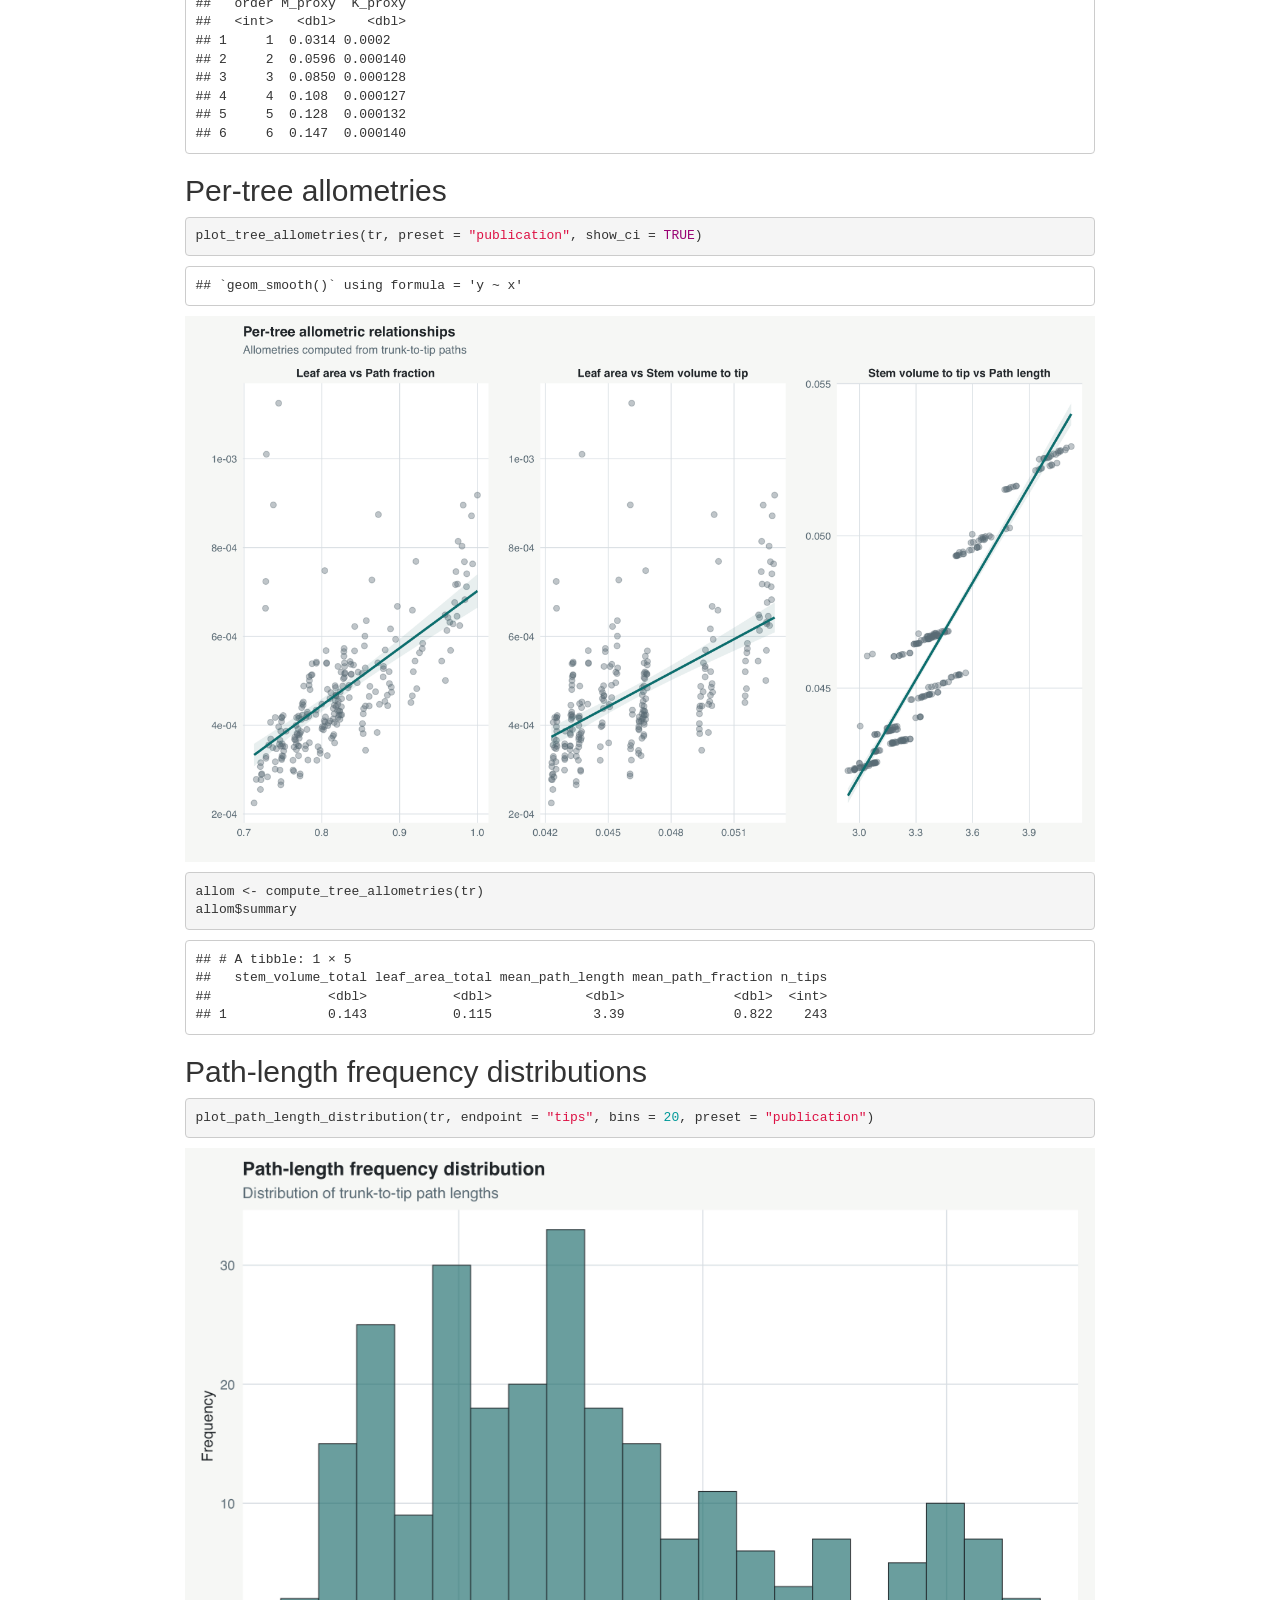
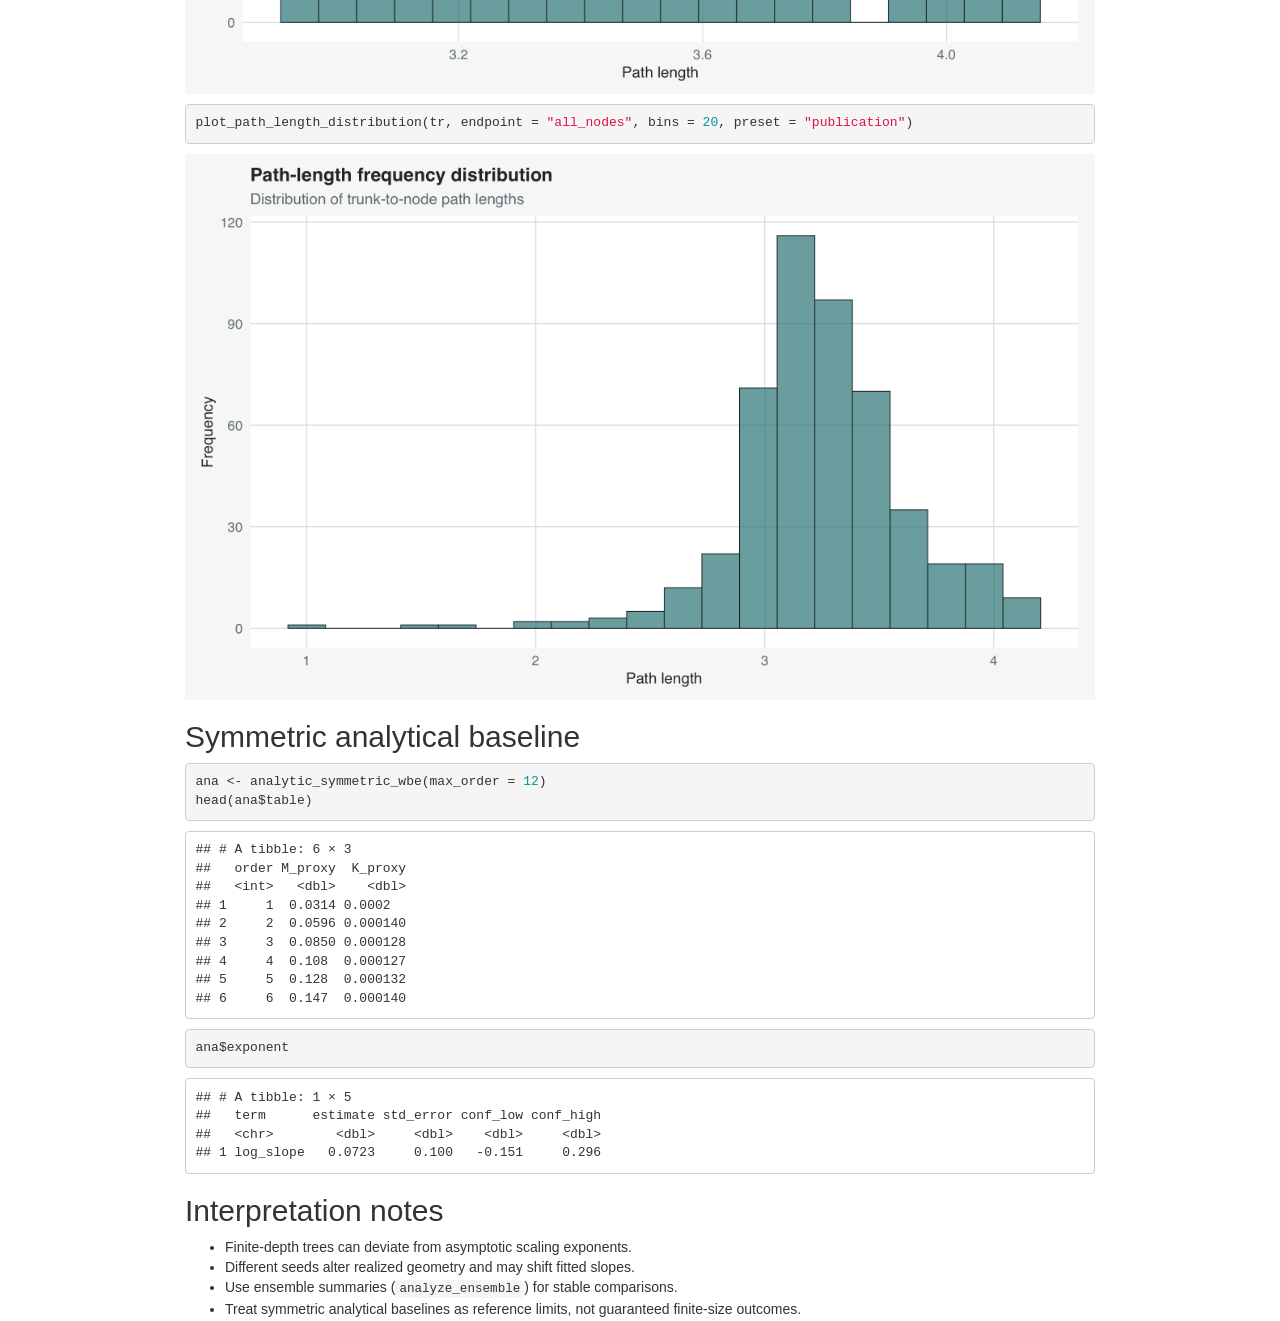
<file: scalingPlantArchitecture/vignettes/smith_wbe_workflow.html>
<!DOCTYPE html>

<html>

<head>

<meta charset="utf-8" />
<meta name="generator" content="pandoc" />
<meta http-equiv="X-UA-Compatible" content="IE=EDGE" />




<title>Smith-Style Tree Simulation and WBE Scaling Workflow</title>

<script src="smith_wbe_workflow_files/header-attrs-2.31/header-attrs.js"></script>
<script src="smith_wbe_workflow_files/jquery-3.6.0/jquery-3.6.0.min.js"></script>
<meta name="viewport" content="width=device-width, initial-scale=1" />
<link href="smith_wbe_workflow_files/bootstrap-3.3.5/css/bootstrap.min.css" rel="stylesheet" />
<script src="smith_wbe_workflow_files/bootstrap-3.3.5/js/bootstrap.min.js"></script>
<script src="smith_wbe_workflow_files/bootstrap-3.3.5/shim/html5shiv.min.js"></script>
<script src="smith_wbe_workflow_files/bootstrap-3.3.5/shim/respond.min.js"></script>
<style>h1 {font-size: 34px;}
       h1.title {font-size: 38px;}
       h2 {font-size: 30px;}
       h3 {font-size: 24px;}
       h4 {font-size: 18px;}
       h5 {font-size: 16px;}
       h6 {font-size: 12px;}
       code {color: inherit; background-color: rgba(0, 0, 0, 0.04);}
       pre:not([class]) { background-color: white }</style>
<script src="smith_wbe_workflow_files/navigation-1.1/tabsets.js"></script>
<link href="smith_wbe_workflow_files/highlightjs-9.12.0/default.css" rel="stylesheet" />
<script src="smith_wbe_workflow_files/highlightjs-9.12.0/highlight.js"></script>

<style type="text/css">
  code{white-space: pre-wrap;}
  span.smallcaps{font-variant: small-caps;}
  span.underline{text-decoration: underline;}
  div.column{display: inline-block; vertical-align: top; width: 50%;}
  div.hanging-indent{margin-left: 1.5em; text-indent: -1.5em;}
  ul.task-list{list-style: none;}
    </style>

<style type="text/css">code{white-space: pre;}</style>
<script type="text/javascript">
if (window.hljs) {
  hljs.configure({languages: []});
  hljs.initHighlightingOnLoad();
  if (document.readyState && document.readyState === "complete") {
    window.setTimeout(function() { hljs.initHighlighting(); }, 0);
  }
}
</script>









<style type = "text/css">
.main-container {
  max-width: 940px;
  margin-left: auto;
  margin-right: auto;
}
img {
  max-width:100%;
}
.tabbed-pane {
  padding-top: 12px;
}
.html-widget {
  margin-bottom: 20px;
}
button.code-folding-btn:focus {
  outline: none;
}
summary {
  display: list-item;
}
details > summary > p:only-child {
  display: inline;
}
pre code {
  padding: 0;
}
</style>



<!-- tabsets -->

<style type="text/css">
.tabset-dropdown > .nav-tabs {
  display: inline-table;
  max-height: 500px;
  min-height: 44px;
  overflow-y: auto;
  border: 1px solid #ddd;
  border-radius: 4px;
}

.tabset-dropdown > .nav-tabs > li.active:before, .tabset-dropdown > .nav-tabs.nav-tabs-open:before {
  content: "\e259";
  font-family: 'Glyphicons Halflings';
  display: inline-block;
  padding: 10px;
  border-right: 1px solid #ddd;
}

.tabset-dropdown > .nav-tabs.nav-tabs-open > li.active:before {
  content: "\e258";
  font-family: 'Glyphicons Halflings';
  border: none;
}

.tabset-dropdown > .nav-tabs > li.active {
  display: block;
}

.tabset-dropdown > .nav-tabs > li > a,
.tabset-dropdown > .nav-tabs > li > a:focus,
.tabset-dropdown > .nav-tabs > li > a:hover {
  border: none;
  display: inline-block;
  border-radius: 4px;
  background-color: transparent;
}

.tabset-dropdown > .nav-tabs.nav-tabs-open > li {
  display: block;
  float: none;
}

.tabset-dropdown > .nav-tabs > li {
  display: none;
}
</style>

<!-- code folding -->




</head>

<body>


<div class="container-fluid main-container">




<div id="header">



<h1 class="title toc-ignore">Smith-Style Tree Simulation and WBE Scaling
Workflow</h1>

</div>


<div id="purpose" class="section level2">
<h2>Purpose</h2>
<p>This vignette gives a practical end-to-end workflow for the
<code>scalingPlantArchitecture</code> package:</p>
<ul>
<li>generate branching trees under controlled asymmetry;</li>
<li>compute shape and scaling diagnostics;</li>
<li>compare finite-size simulation behavior to analytical symmetric
baselines.</li>
</ul>
<p>The examples are intentionally lightweight so they run quickly during
checks.</p>
</div>
<div id="parameterization-and-reproducibility" class="section level2">
<h2>Parameterization and reproducibility</h2>
<pre class="r"><code>p &lt;- new_spa_params(
    max_order = 9,
    path_fraction = 0.68,
    seed = 42,
    length_decay = 0.78,
    radius_decay = 0.79,
    branch_prob = 0.98
)

p</code></pre>
<pre><code>## $max_order
## [1] 9
## 
## $branch_prob
## [1] 0.98
## 
## $length_decay
## [1] 0.78
## 
## $radius_decay
## [1] 0.79
## 
## $path_fraction
## [1] 0.68
## 
## $asymmetry_strength
## [1] 0.7
## 
## $asym_alpha
## [1] 2
## 
## $asym_beta
## [1] 2
## 
## $base_length
## [1] 1
## 
## $base_radius
## [1] 0.1
## 
## $branch_angle
## [1] 34
## 
## $branch_angle_sd
## [1] 9
## 
## $main_angle_sd
## [1] 4
## 
## $seed
## [1] 42
## 
## attr(,&quot;class&quot;)
## [1] &quot;spa_params&quot;</code></pre>
</div>
<div id="javascript-simulator-examples-mirrored-in-r"
class="section level2">
<h2>JavaScript simulator examples mirrored in R</h2>
<p>The JavaScript simulator in <code>js-tree-simulator/index.html</code>
is the browser-facing version of the same model family. The examples
below mirror the settings I use most often in the browser and show the
package-side outputs that match those diagnostics.</p>
<div id="wbe-like-baseline" class="section level3">
<h3>WBE-like baseline</h3>
<p>This is the closest package-side analogue to the simulator’s WBE
reference button.</p>
<pre class="r"><code>p_wbe &lt;- new_spa_params(
    max_order = 9,
    path_fraction = 0.50,
    asymmetry_strength = 0.00,
    length_decay = 0.794,
    radius_decay = 0.707,
    branch_prob = 1.00,
    seed = 42
)

tr_wbe &lt;- simulate_branching_tree(p_wbe)
plot_tree_teaching_dashboard(
    tr_wbe,
    preset = &quot;publication&quot;,
    bins = 20,
    endpoint = &quot;tips&quot;
)</code></pre>
<pre><code>## `geom_smooth()` using formula = &#39;y ~ x&#39;</code></pre>
<p><img src="smith_wbe_workflow_files/figure-html/wbe-baseline-1.png" alt="" width="1350" /></p>
</div>
<div id="asymmetric-canopy-example" class="section level3">
<h3>Asymmetric canopy example</h3>
<p>This example uses a stronger main-path bias and asymmetry so the
resulting tree departs from the symmetric WBE baseline.</p>
<pre class="r"><code>p_asym &lt;- new_spa_params(
    max_order = 9,
    path_fraction = 0.68,
    asymmetry_strength = 0.65,
    length_decay = 0.78,
    radius_decay = 0.79,
    branch_prob = 0.98,
    seed = 42
)

tr_asym &lt;- simulate_branching_tree(p_asym)
plot_tree_teaching_dashboard(
    tr_asym,
    preset = &quot;publication&quot;,
    bins = 20,
    endpoint = &quot;tips&quot;
)</code></pre>
<pre><code>## `geom_smooth()` using formula = &#39;y ~ x&#39;</code></pre>
<p><img src="smith_wbe_workflow_files/figure-html/asym-canopy-1.png" alt="" width="1350" /></p>
</div>
<div id="broad-size-range-sweep-and-finite-size-diagnostics"
class="section level3">
<h3>Broad size-range sweep and finite-size diagnostics</h3>
<p>The browser app now supports very broad size ranges, including
<code>min tips = 1</code>, <code>max tips = 1000</code>, and
<code>size classes = 10</code>. The package reproduces the diagnostic
idea by sweeping path fractions and inspecting how the fitted slopes
change with scale.</p>
<pre class="r"><code>sim_example &lt;- analyze_ensemble(
    path_fraction_values = c(0.29, 0.51, 0.68, 1.00),
    n_rep = 12,
    base_params = p_asym
)

plot_pathfraction_scaling(
    sim_example$metrics,
    preset = &quot;publication&quot;,
    show_ci = TRUE
)</code></pre>
<pre><code>## `geom_smooth()` using formula = &#39;y ~ x&#39;</code></pre>
<p><img src="smith_wbe_workflow_files/figure-html/size-sweep-1.png" alt="" width="1350" /></p>
<pre class="r"><code>plot_smith_tree_panel(
    c(0.29, 0.51, 0.68, 1.00),
    base_params = p_asym,
    preset = &quot;publication&quot;,
    show_order_tone = TRUE,
    highlight_main_path = TRUE
)</code></pre>
<p><img src="smith_wbe_workflow_files/figure-html/smith-panel-1.png" alt="" width="1350" /></p>
<pre class="r"><code>plot_tree_allometries(tr_asym, preset = &quot;publication&quot;)</code></pre>
<pre><code>## `geom_smooth()` using formula = &#39;y ~ x&#39;</code></pre>
<p><img src="smith_wbe_workflow_files/figure-html/theory-compare-1.png" alt="" width="1350" /></p>
</div>
</div>
<div id="generate-a-tree" class="section level2">
<h2>Generate a tree</h2>
<pre class="r"><code>tr &lt;- simulate_branching_tree(p)
plot_tree(
    tr,
    preset = &quot;publication&quot;,
    highlight_main_path = TRUE,
    title = &quot;Simulated asymmetric branching architecture&quot;,
    subtitle = &quot;Branch width is scaled by conduit-radius proxy&quot;
)</code></pre>
<p><img src="smith_wbe_workflow_files/figure-html/unnamed-chunk-2-1.png" alt="" width="960" /></p>
</div>
<div id="build-smith-style-tree-panel" class="section level2">
<h2>Build Smith-style tree panel</h2>
<pre class="r"><code>plot_smith_tree_panel(
    c(0.29, 0.51, 0.68, 1.00),
    base_params = p,
    preset = &quot;publication&quot;,
    show_order_tone = TRUE,
    highlight_main_path = FALSE
)</code></pre>
<p><img src="smith_wbe_workflow_files/figure-html/unnamed-chunk-3-1.png" alt="" width="1650" /></p>
</div>
<div id="core-metrics-for-one-tree" class="section level2">
<h2>Core metrics for one tree</h2>
<pre class="r"><code>m &lt;- compute_scaling_metrics(tr)
m</code></pre>
<pre><code>## # A tibble: 1 × 13
##   path_fraction_target path_fraction_realized path_fraction_realized_main
##                  &lt;dbl&gt;                  &lt;dbl&gt;                       &lt;dbl&gt;
## 1                 0.68                  0.556                       0.556
## # ℹ 10 more variables: path_fraction_realized_length &lt;dbl&gt;,
## #   mean_path_length &lt;dbl&gt;, mean_path_stem_volume &lt;dbl&gt;, n_tips &lt;int&gt;,
## #   M_proxy &lt;dbl&gt;, K_proxy &lt;dbl&gt;, B_proxy &lt;dbl&gt;, height &lt;dbl&gt;, width &lt;dbl&gt;,
## #   aspect_ratio &lt;dbl&gt;</code></pre>
</div>
<div id="ensemble-scaling-diagnostics" class="section level2">
<h2>Ensemble scaling diagnostics</h2>
<pre class="r"><code>p_fast &lt;- new_spa_params(max_order = 7, path_fraction = 0.68, seed = 42)
ens &lt;- analyze_ensemble(path_fraction_values = c(0.29, 0.51, 0.68, 1.00), n_rep = 8, base_params = p_fast)
plot_pathfraction_scaling(ens$metrics, preset = &quot;publication&quot;, show_ci = TRUE)</code></pre>
<pre><code>## `geom_smooth()` using formula = &#39;y ~ x&#39;</code></pre>
<p><img src="smith_wbe_workflow_files/figure-html/unnamed-chunk-5-1.png" alt="" width="960" /></p>
<pre class="r"><code>ens$fits</code></pre>
<pre><code>## $path_fraction_to_aspect
## # A tibble: 1 × 5
##   term      estimate std_error conf_low conf_high
##   &lt;chr&gt;        &lt;dbl&gt;     &lt;dbl&gt;    &lt;dbl&gt;     &lt;dbl&gt;
## 1 log_slope     4.97     0.459     4.04      5.91
## 
## $mass_to_conductance
## # A tibble: 1 × 5
##   term      estimate std_error conf_low conf_high
##   &lt;chr&gt;        &lt;dbl&gt;     &lt;dbl&gt;    &lt;dbl&gt;     &lt;dbl&gt;
## 1 log_slope   -0.652    0.0772   -0.810    -0.494</code></pre>
</div>
<div id="workflow-helper-for-summary-tables-and-baselines"
class="section level2">
<h2>Workflow helper for summary tables and baselines</h2>
<pre class="r"><code>exp_out &lt;- run_scaling_experiment(
    path_fraction_values = c(0.29, 0.51, 0.68, 1.00),
    n_rep = 8,
    base_params = p_fast
)

exp_out$summary</code></pre>
<pre><code>## # A tibble: 4 × 5
##   path_fraction_target mean_path_fraction mean_aspect_ratio mean_mass_proxy
##                  &lt;dbl&gt;              &lt;dbl&gt;             &lt;dbl&gt;           &lt;dbl&gt;
## 1                 0.29              0.623              4.74          0.0825
## 2                 0.51              0.575              1.50          0.0899
## 3                 0.68              0.580              1.57          0.0855
## 4                 1                 0.570              2.09          0.100 
## # ℹ 1 more variable: mean_conductance_proxy &lt;dbl&gt;</code></pre>
<pre class="r"><code>head(exp_out$analytical_baseline$table)</code></pre>
<pre><code>## # A tibble: 6 × 3
##   order M_proxy  K_proxy
##   &lt;int&gt;   &lt;dbl&gt;    &lt;dbl&gt;
## 1     1  0.0314 0.0002  
## 2     2  0.0596 0.000140
## 3     3  0.0850 0.000128
## 4     4  0.108  0.000127
## 5     5  0.128  0.000132
## 6     6  0.147  0.000140</code></pre>
</div>
<div id="per-tree-allometries" class="section level2">
<h2>Per-tree allometries</h2>
<pre class="r"><code>plot_tree_allometries(tr, preset = &quot;publication&quot;, show_ci = TRUE)</code></pre>
<pre><code>## `geom_smooth()` using formula = &#39;y ~ x&#39;</code></pre>
<p><img src="smith_wbe_workflow_files/figure-html/unnamed-chunk-7-1.png" alt="" width="1500" /></p>
<pre class="r"><code>allom &lt;- compute_tree_allometries(tr)
allom$summary</code></pre>
<pre><code>## # A tibble: 1 × 5
##   stem_volume_total leaf_area_total mean_path_length mean_path_fraction n_tips
##               &lt;dbl&gt;           &lt;dbl&gt;            &lt;dbl&gt;              &lt;dbl&gt;  &lt;int&gt;
## 1             0.143           0.115             3.39              0.822    243</code></pre>
</div>
<div id="path-length-frequency-distributions" class="section level2">
<h2>Path-length frequency distributions</h2>
<pre class="r"><code>plot_path_length_distribution(tr, endpoint = &quot;tips&quot;, bins = 20, preset = &quot;publication&quot;)</code></pre>
<p><img src="smith_wbe_workflow_files/figure-html/unnamed-chunk-8-1.png" alt="" width="1125" /></p>
<pre class="r"><code>plot_path_length_distribution(tr, endpoint = &quot;all_nodes&quot;, bins = 20, preset = &quot;publication&quot;)</code></pre>
<p><img src="smith_wbe_workflow_files/figure-html/unnamed-chunk-8-2.png" alt="" width="1125" /></p>
</div>
<div id="symmetric-analytical-baseline" class="section level2">
<h2>Symmetric analytical baseline</h2>
<pre class="r"><code>ana &lt;- analytic_symmetric_wbe(max_order = 12)
head(ana$table)</code></pre>
<pre><code>## # A tibble: 6 × 3
##   order M_proxy  K_proxy
##   &lt;int&gt;   &lt;dbl&gt;    &lt;dbl&gt;
## 1     1  0.0314 0.0002  
## 2     2  0.0596 0.000140
## 3     3  0.0850 0.000128
## 4     4  0.108  0.000127
## 5     5  0.128  0.000132
## 6     6  0.147  0.000140</code></pre>
<pre class="r"><code>ana$exponent</code></pre>
<pre><code>## # A tibble: 1 × 5
##   term      estimate std_error conf_low conf_high
##   &lt;chr&gt;        &lt;dbl&gt;     &lt;dbl&gt;    &lt;dbl&gt;     &lt;dbl&gt;
## 1 log_slope   0.0723     0.100   -0.151     0.296</code></pre>
</div>
<div id="interpretation-notes" class="section level2">
<h2>Interpretation notes</h2>
<ul>
<li>Finite-depth trees can deviate from asymptotic scaling
exponents.</li>
<li>Different seeds alter realized geometry and may shift fitted
slopes.</li>
<li>Use ensemble summaries (<code>analyze_ensemble</code>) for stable
comparisons.</li>
<li>Treat symmetric analytical baselines as reference limits, not
guaranteed finite-size outcomes.</li>
</ul>
</div>




</div>

<script>

// add bootstrap table styles to pandoc tables
function bootstrapStylePandocTables() {
  $('tr.odd').parent('tbody').parent('table').addClass('table table-condensed');
}
$(document).ready(function () {
  bootstrapStylePandocTables();
});


</script>

<!-- tabsets -->

<script>
$(document).ready(function () {
  window.buildTabsets("TOC");
});

$(document).ready(function () {
  $('.tabset-dropdown > .nav-tabs > li').click(function () {
    $(this).parent().toggleClass('nav-tabs-open');
  });
});
</script>

<!-- code folding -->


<!-- dynamically load mathjax for compatibility with self-contained -->
<script>
  (function () {
    var script = document.createElement("script");
    script.type = "text/javascript";
    script.src  = "https://mathjax.rstudio.com/latest/MathJax.js?config=TeX-AMS-MML_HTMLorMML";
    document.getElementsByTagName("head")[0].appendChild(script);
  })();
</script>

</body>
</html>
</file>
<file: js-tree-simulator/styles.css>
/* ── Reset ─────────────────────────────────────────────────── */
*, *::before, *::after { box-sizing: border-box; margin: 0; padding: 0; }

/* ── Base ─────────────────────────────────────────────────── */
body {
  height: 100vh;
  overflow: hidden;
  font-family: "IBM Plex Sans", "Segoe UI", system-ui, sans-serif;
  font-size: 13px;
  line-height: 1.4;
  color: #1f252a;
  background: #eaeff0;
}

/* ── Header ───────────────────────────────────────────────── */
.hero {
  display: flex;
  align-items: baseline;
  gap: 1rem;
  padding: 0 1rem;
  height: 42px;
  background: #ffffff;
  border-bottom: 1px solid #ccd6d2;
}

.hero h1 {
  font-size: 1rem;
  font-weight: 700;
  white-space: nowrap;
  color: #163026;
}

.hero-sub {
  font-size: 0.78rem;
  color: #587068;
}

/* ── App layout ───────────────────────────────────────────── */
.app-layout {
  display: grid;
  grid-template-columns: 232px 1fr;
  height: calc(100vh - 42px);
  overflow: hidden;
}

/* ── Controls sidebar ─────────────────────────────────────── */
.controls {
  background: #ffffff;
  border-right: 1px solid #ccd6d2;
  overflow-y: auto;
  padding: 0.55rem 0.7rem 1rem;
  display: flex;
  flex-direction: column;
  gap: 0.38rem;
}

.ctrl-header {
  display: flex;
  align-items: center;
  justify-content: space-between;
  gap: 0.4rem;
}

.ctrl-title {
  font-weight: 700;
  font-size: 0.85rem;
  color: #1a3028;
}

.wbe-btn {
  font-size: 0.72rem;
  padding: 0.24rem 0.5rem;
  background: #b85900;
  color: #fff;
  border: 0;
  border-radius: 7px;
  cursor: pointer;
  font-weight: 700;
  white-space: nowrap;
}
.wbe-btn:hover { background: #9a4a00; }

/* Slider groups */
.slider-group {
  display: flex;
  flex-direction: column;
  gap: 0.28rem;
}

.slider-row {
  display: grid;
  grid-template-columns: 102px 1fr 36px;
  align-items: center;
  gap: 0.3rem;
}

.slider-row label {
  font-size: 0.74rem;
  color: #3a4f46;
  white-space: normal;
  line-height: 1.1;
  overflow: hidden;
  text-overflow: ellipsis;
}

/* Slider wrap: holds the range input + WBE tick overlay */
.slider-wrap {
  position: relative;
  height: 20px;
  display: flex;
  align-items: center;
}

.slider-wrap input[type="range"] {
  width: 100%;
  height: 4px;
  accent-color: #0d6e6e;
  cursor: pointer;
  -webkit-appearance: none;
  appearance: none;
}

/* WBE optimal tick mark – positioned by JS */
.wbe-tick {
  position: absolute;
  bottom: 1px;
  width: 2px;
  height: 7px;
  background: #e06000;
  border-radius: 1px;
  pointer-events: none;
}

.slider-row output {
  text-align: right;
  font-size: 0.73rem;
  font-variant-numeric: tabular-nums;
  color: #2e3f38;
}

.check-row {
  padding: 0.04rem 0 0.08rem;
}

.check-row label {
  display: inline-flex;
  align-items: center;
  gap: 0.35rem;
  font-size: 0.72rem;
  color: #2f433b;
  cursor: pointer;
}

.check-row input[type="checkbox"] {
  accent-color: #0d6e6e;
}

.divider {
  height: 1px;
  background: #d5e0db;
  margin: 0.15rem 0;
}

.size-preview {
  font-size: 0.72rem;
  color: #587068;
}

.gen-btn {
  width: 100%;
  padding: 0.42rem;
  background: #0d6e6e;
  color: #fff;
  border: 0;
  border-radius: 8px;
  font-weight: 700;
  font-size: 0.82rem;
  cursor: pointer;
  margin-top: 0.1rem;
}
.gen-btn:hover { background: #0a5a5a; }

.hint {
  font-size: 0.7rem;
  color: #6a7f78;
}
.wbe-hint { color: #9a4a00; }

.param-guide {
  margin-top: 0.2rem;
  border: 1px solid #d8e5e0;
  border-radius: 8px;
  background: #f6fbf9;
  padding: 0.45rem 0.5rem;
  display: flex;
  flex-direction: column;
  gap: 0.24rem;
}

.param-guide h3 {
  font-size: 0.73rem;
  font-weight: 700;
  color: #1a3028;
}

.param-guide p {
  font-size: 0.69rem;
  color: #355248;
  line-height: 1.35;
}

.param-guide strong {
  color: #1f252a;
}

.equation-help {
  margin-top: 0.45rem;
  border: 1px solid #d8e5e0;
  border-radius: 8px;
  background: #f6fbf9;
  padding: 0.35rem 0.45rem;
}

.equation-help summary {
  cursor: pointer;
  font-size: 0.72rem;
  font-weight: 700;
  color: #1a3028;
}

.equation-help p {
  margin-top: 0.28rem;
  font-size: 0.69rem;
  color: #355248;
  line-height: 1.35;
}

.equation-help strong {
  color: #1f252a;
}

/* ── Main column ──────────────────────────────────────────── */
.main-col {
  display: flex;
  flex-direction: column;
  height: 100%;
  padding: 0.45rem 0.5rem 0.45rem 0.45rem;
  gap: 0.45rem;
  overflow: hidden;
}

/* ── Top row: tree panel now spans full width ──────────────── */
.top-row {
  flex: 0 0 38vh;
  min-height: 260px;
  display: flex;           /* tree-panel must fill this container */
  flex-direction: column;
  overflow: hidden;
}

/* ── Shared panel ─────────────────────────────────────────── */
.panel {
  background: #ffffff;
  border: 1px solid #ccd6d2;
  border-radius: 10px;
  padding: 0.45rem 0.6rem;
  overflow: hidden;
}

.panel h2 {
  font-size: 0.8rem;
  font-weight: 700;
  color: #1a3028;
  margin-bottom: 0.3rem;
}

/* ── Tree panel ───────────────────────────────────────────── */
.tree-panel {
  display: flex;
  flex-direction: column;
  flex: 1;           /* fill .top-row */
  min-height: 0;
  overflow: hidden;
}

.tree-meta {
  font-size: 0.72rem;
  color: #456055;
  margin-bottom: 0.2rem;
  white-space: nowrap;
  overflow: hidden;
  text-overflow: ellipsis;
}

#treeSvg {
  flex: 1;
  width: 100%;
  min-height: 0;
  border-radius: 7px 7px 0 0;
  border: 1px solid #d8e5e0;
  background: #f7faf8;
}

/* ── Base-aligned size strip ───────────────────────────── */
.tree-strip {
  display: flex;
  align-items: flex-end;   /* roots all at the same baseline */
  gap: 5px;
  overflow-x: auto;
  overflow-y: hidden;
  height: 112px;
  flex-shrink: 0;
  padding: 4px 6px 2px;
  border-top: 1px solid #d8e5e0;
  background: #f0f6f3;
  border-radius: 0 0 7px 7px;
}

.strip-item {
  display: flex;
  flex-direction: column;
  align-items: center;
  cursor: pointer;
  flex-shrink: 0;
  border-radius: 5px;
  border: 1.5px solid transparent;
  padding: 2px;
  transition: border-color 0.12s, background 0.12s;
}
.strip-item:hover  { border-color: #0d6e6e88; background: #e4f0ed; }
.strip-item.selected { border-color: #0d6e6e; background: #d5ebe6; }

.strip-label {
  font-size: 0.6rem;
  color: #456055;
  text-align: center;
  margin-top: 1px;
  font-variant-numeric: tabular-nums;
  white-space: nowrap;
}

/* ── Size class panel ─────────────────────────────────────── */
.size-panel {
  overflow-y: auto;
}

.cards {
  display: flex;
  flex-direction: column;
  gap: 0.35rem;
}

.card {
  border: 1px solid #ccd6d2;
  border-radius: 8px;
  padding: 0.3rem 0.4rem;
  background: #fbfdfb;
  cursor: pointer;
  transition: border-color 0.1s;
}
.card:hover { border-color: #0d6e6e; }
.card.selected { border-color: #0d6e6e; background: #e8f3f1; }

.card h3 {
  font-size: 0.73rem;
  font-weight: 600;
  margin-bottom: 0.15rem;
}

.card-meta {
  font-size: 0.67rem;
  color: #4f6560;
}

.card svg {
  width: 100%;
  height: 72px;
  border-radius: 5px;
  background: #f7faf8;
  display: block;
  margin-top: 0.2rem;
}

/* ── Bottom panel: tabs ───────────────────────────────────── */
.bottom-panel {
  flex: 1 1 auto;
  min-height: 0;
  display: flex;
  flex-direction: column;
}

.tab-bar {
  display: flex;
  gap: 0.3rem;
  margin-bottom: 0.35rem;
  flex-shrink: 0;
  flex-wrap: wrap;
}

.tab-btn {
  padding: 0.22rem 0.65rem;
  border: 1px solid #ccd6d2;
  border-radius: 6px;
  background: #f0f5f3;
  color: #3a4f46;
  font-size: 0.75rem;
  cursor: pointer;
  font-weight: 500;
}
.tab-btn.active {
  background: #0d6e6e;
  color: #fff;
  border-color: #0d6e6e;
  font-weight: 700;
}

.tab-content {
  flex: 1;
  min-height: 0;
  overflow: auto;
}
.tab-content.hidden { display: none; }

/* ── Path distribution charts ─────────────────────────────── */
/* No height:100% — let tab-content scroll when viewport is short */
.charts-grid {
  display: grid;
  grid-template-columns: 1fr 1fr;
  gap: 0.45rem;
}

/* ── Allometry scatter grid (3 columns) ───────────────────── */
.allometry-grid {
  display: grid;
  grid-template-columns: repeat(3, 1fr);
  gap: 0.35rem;
}

.tradeoff-grid {
  display: grid;
  grid-template-columns: 1fr 1fr;
  gap: 0.45rem;
}

/* ── Shared chart box ─────────────────────────────────────── */
.chart-box {
  display: flex;
  flex-direction: column;
}

.chart-box h3 {
  font-size: 0.72rem;
  font-weight: 600;
  color: #3a4f46;
  margin-bottom: 0.2rem;
  flex-shrink: 0;
}

/* Canvas: width fills the column; height proportional to the
   draw buffer (165 / 400 ≈ 41.25%) so nothing is clipped. */
.chart-box canvas {
  display: block;
  width: 100%;
  height: auto;
  border-radius: 5px;
  border: 1px solid #dde8e3;
}

.equation-panel {
  margin-top: 0.38rem;
  border: 1px solid #d8e5e0;
  border-radius: 7px;
  background: #f7faf8;
  padding: 0.4rem 0.5rem;
}

.equation-panel h3 {
  font-size: 0.72rem;
  font-weight: 700;
  color: #2b443a;
  margin-bottom: 0.2rem;
}

.equation-list {
  display: grid;
  grid-template-columns: repeat(2, minmax(0, 1fr));
  gap: 0.22rem 0.45rem;
}

.equation-list .eq-theory {
  grid-column: 1 / -1;
  font-size: 0.68rem;
  color: #365249;
  background: #edf5f2;
  border: 1px solid #d6e5df;
  border-radius: 5px;
  padding: 0.22rem 0.3rem;
}

.equation-item {
  font-size: 0.68rem;
  line-height: 1.35;
  color: #2d4038;
  background: #ffffff;
  border: 1px solid #e2ece7;
  border-radius: 5px;
  padding: 0.18rem 0.28rem;
}

.equation-item .eq-title {
  font-weight: 700;
  color: #19352d;
}

.equation-item .eq-fit {
  color: #8f1f1f;
}

.equation-item .eq-asym {
  color: #1b5c43;
}

.equation-item .eq-fs {
  color: #5d6f67;
}

.equation-item .eq-theoryline {
  color: #1f4d8c;
}

.equation-item .eq-delta {
  color: #6b3fa0;
}

@media (max-width: 1060px) {
  .equation-list {
    grid-template-columns: 1fr;
  }
}

@media (max-width: 1060px) {
  .app-layout {
    grid-template-columns: 1fr;
    grid-template-areas:
      "controls"
      "tree"
      "sizes"
      "charts";
  }

  .controls .grid {
    grid-template-columns: 1fr;
  }

  .controls output {
    text-align: left;
    margin-top: -0.2rem;
    margin-bottom: 0.15rem;
  }

  .charts-grid {
    grid-template-columns: 1fr;
  }

  .tradeoff-grid {
    grid-template-columns: 1fr;
  }
}
</file>
<file: wbeBranchingPlatform/wbe-branching-simulator/styles.css>
:root {
  --bg: #f2f4ef;
  --panel: #ffffff;
  --ink: #1f2a2e;
  --accent: #0f766e;
  --warm: #b45309;
  --danger: #991b1b;
}

* { box-sizing: border-box; }
body {
  margin: 0;
  font-family: "Avenir Next", "Gill Sans", "Trebuchet MS", sans-serif;
  color: var(--ink);
  background: radial-gradient(circle at 20% 10%, #dce8dc, var(--bg));
  padding-bottom: 2rem;
}
header { padding: 1rem 1.25rem 0.5rem; }
h1 { margin: 0; font-size: 1.4rem; }
h2 { margin: 0.4rem 0 0.6rem; font-size: 1rem; }
p { margin: 0.3rem 0 0; }

.layout {
  display: grid;
  grid-template-columns: 260px 1fr;
  gap: 1rem;
  padding: 1rem 1.25rem 1.25rem;
}

.controls {
  background: var(--panel);
  border-radius: 12px;
  padding: 1rem;
  box-shadow: 0 5px 16px rgba(0, 0, 0, 0.08);
  height: fit-content;
  position: sticky;
  top: 1rem;
}

fieldset {
  border: none;
  padding: 0.6rem 0;
  margin-bottom: 0.8rem;
  border-bottom: 1px solid #e5e7eb;
}
fieldset:last-of-type { border-bottom: none; }
legend { font-weight: 700; font-size: 0.9rem; padding: 0 0 0.4rem 0; }

.controls label {
  display: flex;
  justify-content: space-between;
  align-items: center;
  margin-bottom: 0.6rem;
  font-size: 0.88rem;
  gap: 0.5rem;
}

.controls input[type="range"] {
  flex: 1;
  min-width: 100px;
}

.controls select {
  flex: 1;
  min-width: 100px;
  border: 1px solid #cbd5e1;
  border-radius: 6px;
  padding: 0.2rem 0.35rem;
  font-size: 0.88rem;
  background: #ffffff;
  color: var(--ink);
}

.controls output {
  color: var(--accent);
  font-weight: 700;
  min-width: 2rem;
  text-align: right;
  font-size: 0.9rem;
}

.viz-column {
  display: flex;
  flex-direction: column;
  gap: 1rem;
}

.viz-panel {
  background: var(--panel);
  border-radius: 12px;
  padding: 1rem;
  box-shadow: 0 5px 16px rgba(0, 0, 0, 0.08);
}

.diag {
  margin-top: 0.8rem;
  font-size: 0.9rem;
  line-height: 1.4;
  background: #fafaf8;
  padding: 0.6rem;
  border-radius: 8px;
  font-family: "Courier New", monospace;
}

#treeSvg, #scalingCanvas, #leavesDiameterCanvas, #leavesVolumeCanvas {
  width: 100%;
  background: #fafaf8;
  border-radius: 10px;
  display: block;
}

#treeSvg { height: 420px; }
#scalingCanvas { height: 300px; margin-top: 0; }
#leavesDiameterCanvas, #leavesVolumeCanvas { height: 280px; margin-top: 0; }

.tree-grid {
  display: grid;
  grid-template-columns: repeat(auto-fit, minmax(180px, 1fr));
  gap: 0.8rem;
}

.tree-item {
  background: #fafaf8;
  border-radius: 8px;
  padding: 0.5rem;
  display: flex;
  flex-direction: column;
  align-items: center;
}

.tree-item svg {
  width: 100%;
  height: 160px;
  border: 1px solid #e5e7eb;
  border-radius: 6px;
}

.tree-item label {
  font-size: 0.8rem;
  font-weight: 700;
  color: #5a6b75;
  margin-top: 0.4rem;
}

@media (max-width: 1200px) {
  .layout { grid-template-columns: 1fr; }
  .controls { position: static; }
}

@media (max-width: 940px) {
  .layout { grid-template-columns: 1fr; }
  .tree-grid { grid-template-columns: repeat(2, 1fr); }
}
</file>
<file: js-tree-simulator/smith-model.css>
* { box-sizing: border-box; }
body {
  margin: 0;
  font-family: "Avenir Next", "Segoe UI", sans-serif;
  color: #142126;
  background: linear-gradient(180deg, #f4fbf8 0%, #ecf2fb 100%);
}
.hero {
  padding: 1rem 1.25rem 0.75rem;
  border-bottom: 1px solid #d5e4df;
  background: #ffffffcc;
  backdrop-filter: blur(3px);
}
.hero h1 {
  margin: 0;
  font-size: 1.35rem;
}
.hero p {
  margin: 0.35rem 0 0;
  color: #365059;
  font-size: 0.92rem;
}
.layout {
  display: grid;
  grid-template-columns: 300px 1fr;
  gap: 0.9rem;
  padding: 0.9rem;
}
.controls {
  background: #fff;
  border: 1px solid #d7e5df;
  border-radius: 10px;
  padding: 0.8rem;
  display: grid;
  gap: 0.55rem;
  align-content: start;
}
.controls h2, .controls h3 {
  margin: 0.15rem 0;
}
.controls label {
  display: grid;
  gap: 0.2rem;
  font-size: 0.82rem;
  color: #243940;
}
.controls output {
  font-variant-numeric: tabular-nums;
  color: #0d5f5f;
}
.controls button {
  border: 1px solid #0f7070;
  background: #0f7070;
  color: #fff;
  border-radius: 8px;
  padding: 0.45rem 0.55rem;
  font-size: 0.82rem;
  cursor: pointer;
}
.controls button:hover { background: #0b5b5b; }
.note {
  margin-top: 0.2rem;
  font-size: 0.74rem;
  color: #50636a;
}
.panels {
  display: grid;
  gap: 0.9rem;
}
.panel {
  background: #fff;
  border: 1px solid #d7e5df;
  border-radius: 10px;
  padding: 0.7rem;
}
.panel h2, .panel h3 {
  margin: 0 0 0.45rem;
  font-size: 0.95rem;
}
#treeSvg {
  width: 100%;
  height: 430px;
  border: 1px solid #e0ece8;
  border-radius: 8px;
  background: #fbfdfd;
}
.meta {
  margin-top: 0.35rem;
  font-size: 0.78rem;
  color: #31444a;
}
.two-col {
  display: grid;
  grid-template-columns: 1fr 1fr;
  gap: 0.8rem;
}
canvas {
  width: 100%;
  height: auto;
  border: 1px solid #e0ece8;
  border-radius: 8px;
  background: #fcfefe;
}
@media (max-width: 1040px) {
  .layout { grid-template-columns: 1fr; }
  .two-col { grid-template-columns: 1fr; }
}
</file>
<file: scalingPlantArchitecture/vignettes/smith_wbe_workflow_files/highlightjs-9.12.0/default.css>
.hljs-literal {
  color: #990073;
}

.hljs-number {
  color: #099;
}

.hljs-comment {
  color: #998;
  font-style: italic;
}

.hljs-keyword {
  color: #900;
  font-weight: bold;
}

.hljs-string {
  color: #d14;
}
</file>
